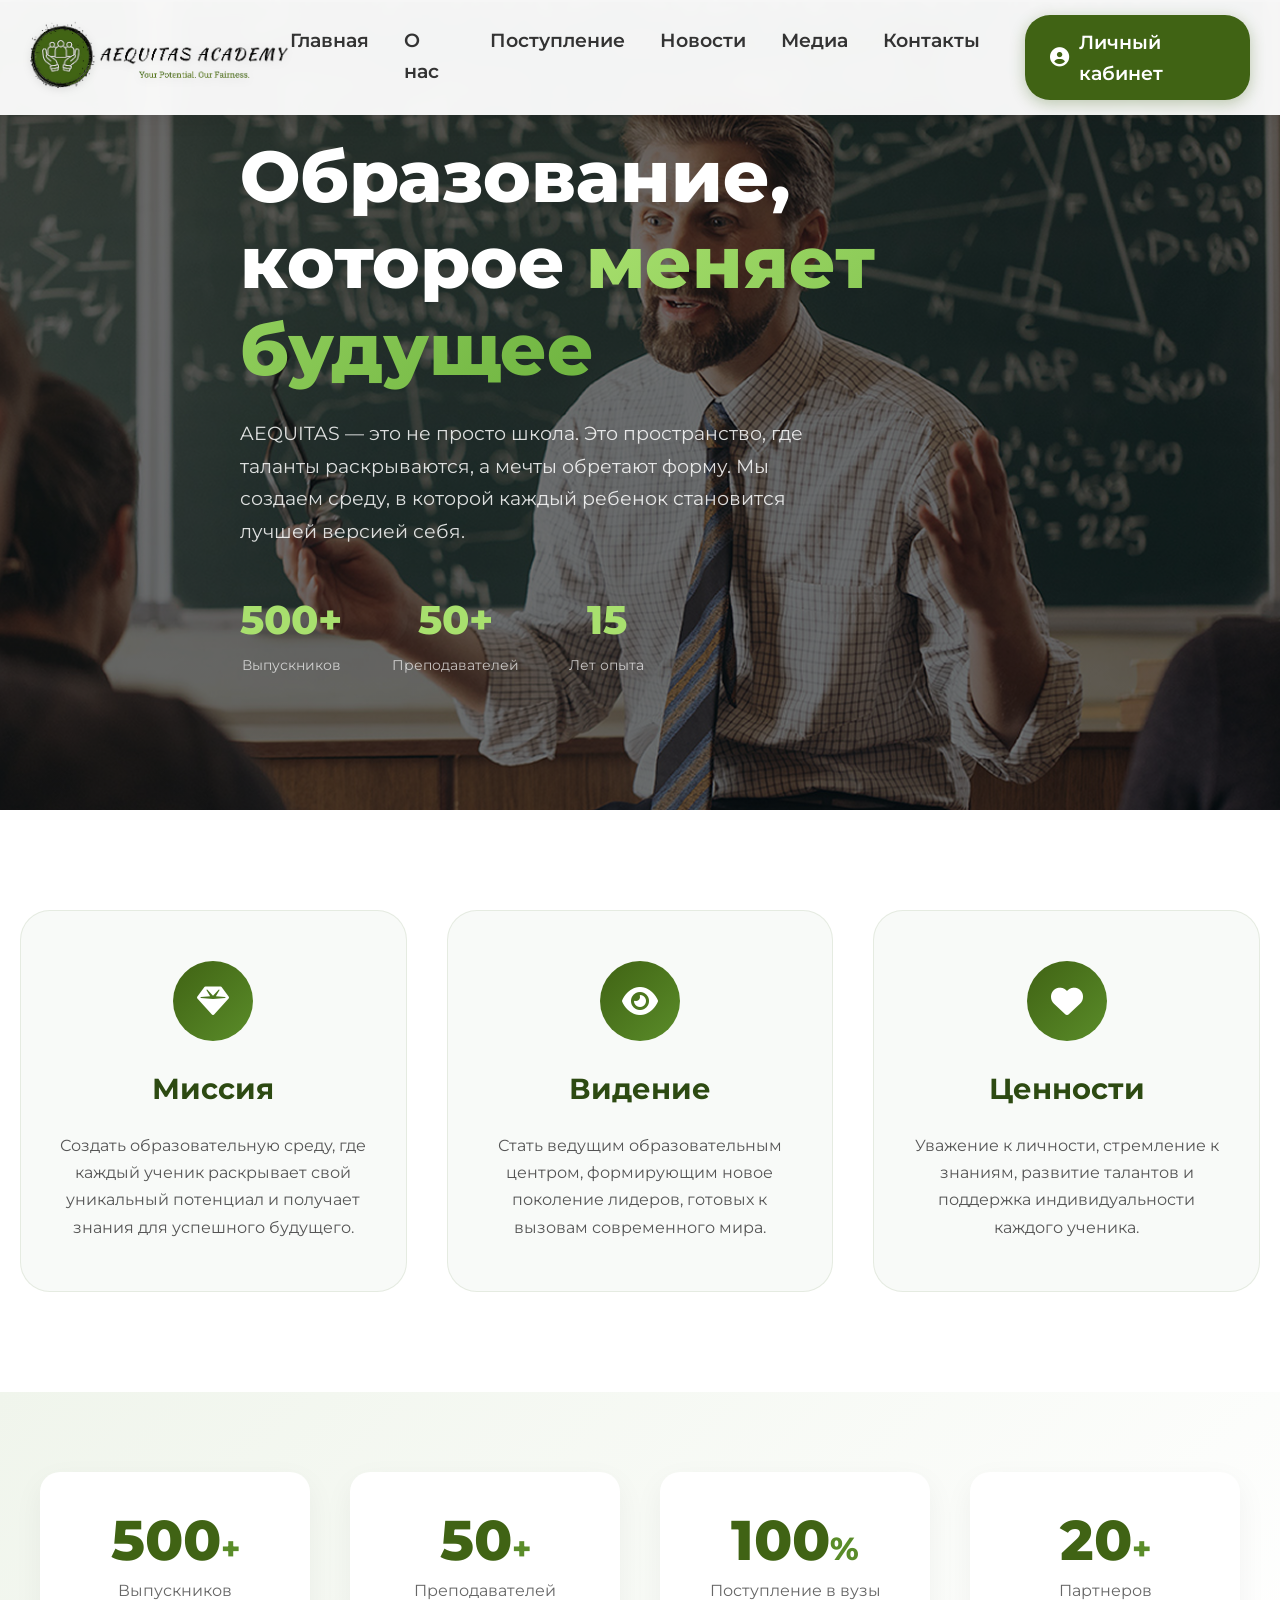
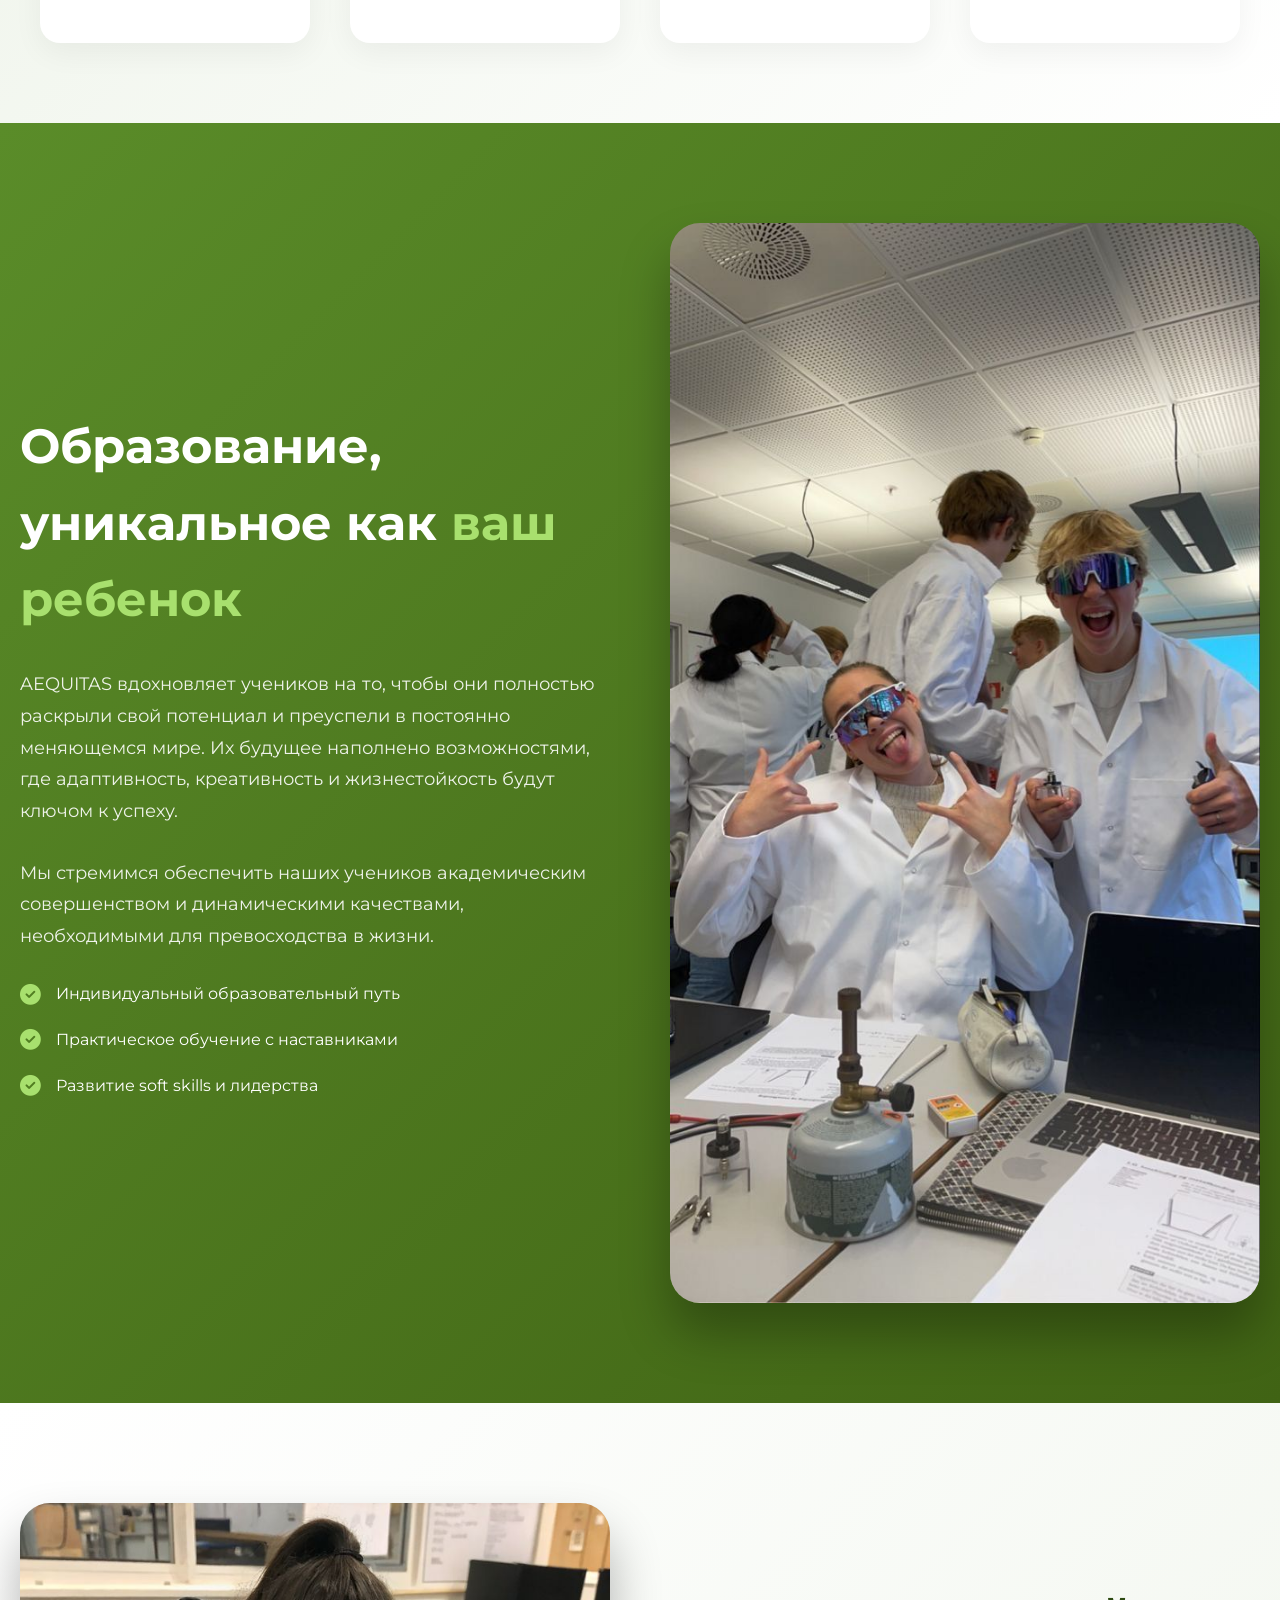
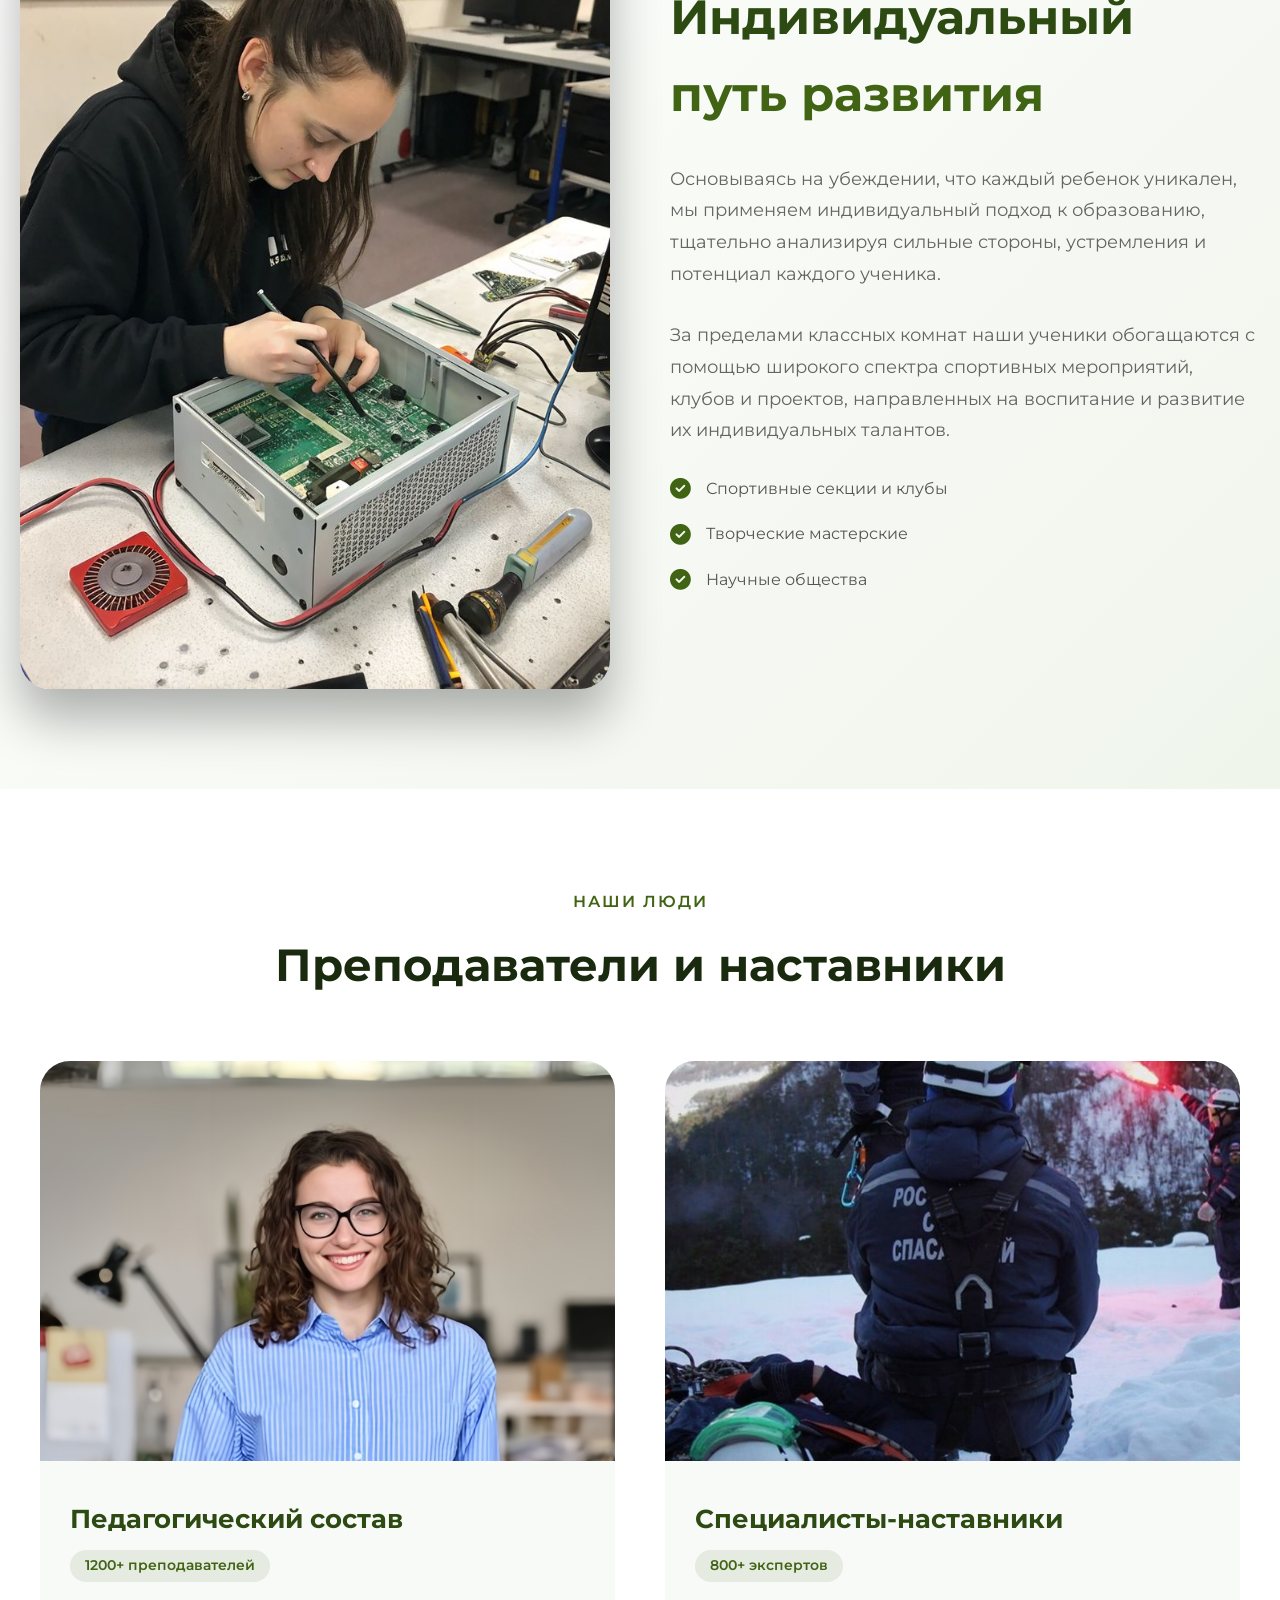
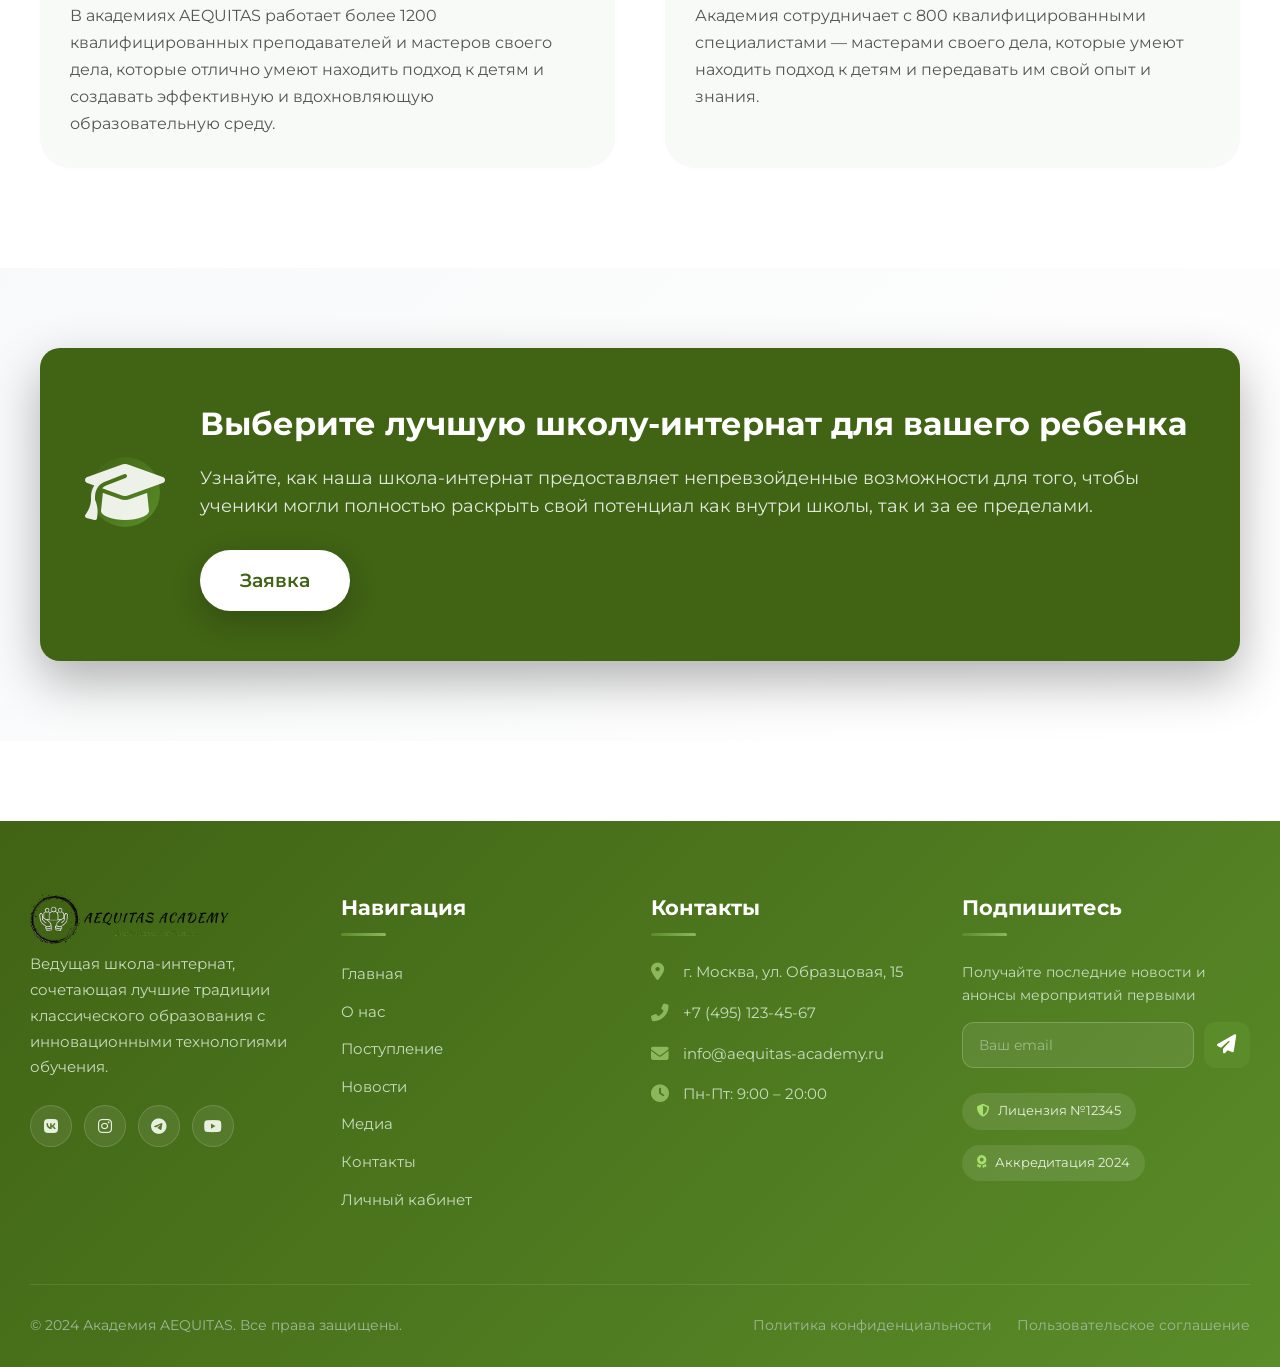
<file: aequitas-academy/public/about.html>
<!DOCTYPE html>
<html lang="ru">
<head>
    <meta charset="UTF-8">
    <meta name="viewport" content="width=device-width, initial-scale=1.0">
    <title>Академия AEQUITAS — О школе будущего</title>
    <link rel="stylesheet" href="css/style.css">
    <link rel="stylesheet" href="css/about.css">
    <link href="https://fonts.googleapis.com/css2?family=Montserrat:wght@400;500;600;700;800;900&display=swap" rel="stylesheet">
    <link rel="stylesheet" href="https://cdnjs.cloudflare.com/ajax/libs/font-awesome/6.4.0/css/all.min.css">
    <link rel="icon" type="image/png" href="images/logo1.png">
</head>
<body>

    <header class="header">
        <nav class="navbar">
            <div class="logo-container">
                <a href="index.html" class="logo-link">
                    <img src="images/logo.png" alt="Логотип Академии AEQUITAS" class="nav-logo">
                </a>
            </div>
            
            <ul class="nav-menu">
                <li class="nav-item"><a href="index.html" class="nav-link"><span>Главная</span></a></li>
                <li class="nav-item"><a href="about.html" class="nav-link"><span>О нас</span></a></li>
                <li class="nav-item"><a href="admission.html" class="nav-link"><span>Поступление</span></a></li>
                <li class="nav-item"><a href="news.html" class="nav-link"><span>Новости</span></a></li>
                <li class="nav-item"><a href="full-gallery.html" class="nav-link"><span>Медиа</span></a></li>
                <li class="nav-item"><a href="contacts.html" class="nav-link"><span>Контакты</span></a></li>
                <li class="nav-item"><a href="cabinet.html" class="nav-link cabinet"><i class="fas fa-user-circle"></i><span>Личный кабинет</span></a></li>
            </ul>
            
            <button class="burger-menu" id="burgerMenu">
                <span></span><span></span><span></span>
            </button>
        </nav>
        
        <div class="mobile-menu" id="mobileMenu">
            <ul class="mobile-nav-list">
                <li><a href="index.html">Главная</a></li>
                <li><a href="about.html">О нас</a></li>
                <li><a href="admission.html">Поступление</a></li>
                <li><a href="news.html">Новости</a></li>
                <li><a href="full-gallery.html">Медиа</a></li>
                <li><a href="contacts.html">Контакты</a></li>
                <li><a href="cabinet.html"><i class="fas fa-user-circle"></i> Личный кабинет</a></li>
            </ul>
        </div>
    </header>

    <section class="about-hero-modern">
        <div class="hero-particles" id="particles"></div>
        <div class="container">
            <h1 class="hero-title-modern animate-left">Образование, которое <span>меняет будущее</span></h1>
            <p class="hero-description animate-left" style="animation-delay: 0.2s;">
                AEQUITAS — это не просто школа. Это пространство, где таланты раскрываются, 
                а мечты обретают форму. Мы создаем среду, в которой каждый ребенок становится лучшей версией себя.
            </p>
            <div class="hero-stats animate-left" style="animation-delay: 0.4s;">
                <div class="hero-stat"><span class="hero-stat-number">500+</span><span class="hero-stat-label">Выпускников</span></div>
                <div class="hero-stat"><span class="hero-stat-number">50+</span><span class="hero-stat-label">Преподавателей</span></div>
                <div class="hero-stat"><span class="hero-stat-number">15</span><span class="hero-stat-label">Лет опыта</span></div>
            </div>
        </div>
    </section>

    <section class="mission-section">
        <div class="mission-grid">
            <div class="mission-card">
                <div class="mission-icon"><i class="fas fa-gem"></i></div>
                <h3>Миссия</h3>
                <p>Создать образовательную среду, где каждый ученик раскрывает свой уникальный потенциал и получает знания для успешного будущего.</p>
            </div>
            <div class="mission-card">
                <div class="mission-icon"><i class="fas fa-eye"></i></div>
                <h3>Видение</h3>
                <p>Стать ведущим образовательным центром, формирующим новое поколение лидеров, готовых к вызовам современного мира.</p>
            </div>
            <div class="mission-card">
                <div class="mission-icon"><i class="fas fa-heart"></i></div>
                <h3>Ценности</h3>
                <p>Уважение к личности, стремление к знаниям, развитие талантов и поддержка индивидуальности каждого ученика.</p>
            </div>
        </div>
    </section>

    <section class="numbers-section">
        <div class="numbers-grid">
            <div class="number-card"><span class="number-value">500<span class="number-plus">+</span></span><span class="number-label">Выпускников</span></div>
            <div class="number-card"><span class="number-value">50<span class="number-plus">+</span></span><span class="number-label">Преподавателей</span></div>
            <div class="number-card"><span class="number-value">100<span class="number-plus">%</span></span><span class="number-label">Поступление в вузы</span></div>
            <div class="number-card"><span class="number-value">20<span class="number-plus">+</span></span><span class="number-label">Партнеров</span></div>
        </div>
    </section>

    <section class="philosophy-section">
        <div class="philosophy-grid">
            <div class="philosophy-content">
                <h2>Образование, уникальное как <span>ваш ребенок</span></h2>
                <p class="philosophy-text">AEQUITAS вдохновляет учеников на то, чтобы они полностью раскрыли свой потенциал и преуспели в постоянно меняющемся мире. Их будущее наполнено возможностями, где адаптивность, креативность и жизнестойкость будут ключом к успеху.</p>
                <p class="philosophy-text">Мы стремимся обеспечить наших учеников академическим совершенством и динамическими качествами, необходимыми для превосходства в жизни.</p>
                <ul class="philosophy-list">
                    <li><i class="fas fa-check-circle"></i> Индивидуальный образовательный путь</li>
                    <li><i class="fas fa-check-circle"></i> Практическое обучение с наставниками</li>
                    <li><i class="fas fa-check-circle"></i> Развитие soft skills и лидерства</li>
                </ul>
            </div>
            <div class="philosophy-image">
                <img src="images/about1.png" alt="Образовательный процесс">
            </div>
        </div>
    </section>

    <section class="philosophy-section" style="background: linear-gradient(135deg, #ffffff, #f0f5ec); color: #333;">
        <div class="philosophy-grid">
            <div class="philosophy-image">
                <img src="images/about2.png" alt="Индивидуальный подход">
            </div>
            <div class="philosophy-content">
                <h2 style="color: #2d4a12;">Индивидуальный <span style="color: #406314;">путь развития</span></h2>
                <p class="philosophy-text" style="color: #555;">Основываясь на убеждении, что каждый ребенок уникален, мы применяем индивидуальный подход к образованию, тщательно анализируя сильные стороны, устремления и потенциал каждого ученика.</p>
                <p class="philosophy-text" style="color: #555;">За пределами классных комнат наши ученики обогащаются с помощью широкого спектра спортивных мероприятий, клубов и проектов, направленных на воспитание и развитие их индивидуальных талантов.</p>
                <ul class="philosophy-list">
                    <li><i class="fas fa-check-circle" style="color: #406314;"></i> <span style="color: #555;">Спортивные секции и клубы</span></li>
                    <li><i class="fas fa-check-circle" style="color: #406314;"></i> <span style="color: #555;">Творческие мастерские</span></li>
                    <li><i class="fas fa-check-circle" style="color: #406314;"></i> <span style="color: #555;">Научные общества</span></li>
                </ul>
            </div>
        </div>
    </section>

    <section class="team-section">
        <div class="section-header-custom">
            <span class="section-subtitle-custom">Наши люди</span>
            <h2 class="section-title-custom">Преподаватели и наставники</h2>
        </div>
        <div class="team-grid">
            <div class="team-card">
                <img src="images/teachers1.png" alt="Педагогический состав" class="team-image">
                <div class="team-content">
                    <h3 class="team-name">Педагогический состав</h3>
                    <span class="team-role">1200+ преподавателей</span>
                    <p class="team-description">В академиях AEQUITAS работает более 1200 квалифицированных преподавателей и мастеров своего дела, которые отлично умеют находить подход к детям и создавать эффективную и вдохновляющую образовательную среду.</p>
                </div>
            </div>
            <div class="team-card">
                <img src="images/teachers2.png" alt="Специалисты-наставники" class="team-image">
                <div class="team-content">
                    <h3 class="team-name">Специалисты-наставники</h3>
                    <span class="team-role">800+ экспертов</span>
                    <p class="team-description">Академия сотрудничает с 800 квалифицированными специалистами — мастерами своего дела, которые умеют находить подход к детям и передавать им свой опыт и знания.</p>
                </div>
            </div>
        </div>
    </section>

    <section class="cta-section-about">
        <div class="container">
            <div class="faq-contact">
                <div class="contact-card">
                    <div class="contact-icon">
                        <i class="fas fa-graduation-cap"></i>
                    </div>
                    <div class="contact-content">
                        <h3>Выберите лучшую школу-интернат для вашего ребенка</h3>
                        <p>Узнайте, как наша школа-интернат предоставляет непревзойденные возможности для того, чтобы ученики могли полностью раскрыть свой потенциал как внутри школы, так и за ее пределами.</p>
                        <a href="contacts.html" class="contact-btn">
                            <span>Заявка</span>
                        </a>
                    </div>
                </div>
            </div>
        </div>
    </section>

    <footer class="main-footer">
        <div class="footer-content">
            <div class="container">
                <div class="footer-grid">
                    <div class="footer-col">
                        <div class="footer-logo"><img src="images/logo.png" alt="Академия AEQUITAS" class="footer-logo-img"></div>
                        <p class="footer-description">Ведущая школа-интернат, сочетающая лучшие традиции классического образования с инновационными технологиями обучения.</p>
                        <div class="footer-social">
                            <a href="#" class="social-icon"><i class="fab fa-vk"></i></a>
                            <a href="#" class="social-icon"><i class="fab fa-instagram"></i></a>
                            <a href="#" class="social-icon"><i class="fab fa-telegram-plane"></i></a>
                            <a href="#" class="social-icon"><i class="fab fa-youtube"></i></a>
                        </div>
                    </div>
                    <div class="footer-col">
                        <h3 class="footer-title">Навигация</h3>
                        <ul class="footer-menu">
                            <li><a href="index.html">Главная</a></li>
                            <li><a href="about.html">О нас</a></li>
                            <li><a href="admission.html">Поступление</a></li>
                            <li><a href="news.html">Новости</a></li>
                            <li><a href="full-gallery.html">Медиа</a></li>
                            <li><a href="contacts.html">Контакты</a></li>
                            <li><a href="cabinet.html">Личный кабинет</a></li>
                        </ul>
                    </div>
                    <div class="footer-col">
                        <h3 class="footer-title">Контакты</h3>
                        <ul class="footer-contact">
                            <li><i class="fas fa-map-marker-alt"></i><span>г. Москва, ул. Образцовая, 15</span></li>
                            <li><i class="fas fa-phone-alt"></i><span>+7 (495) 123-45-67</span></li>
                            <li><i class="fas fa-envelope"></i><span>info@aequitas-academy.ru</span></li>
                            <li><i class="fas fa-clock"></i><span>Пн-Пт: 9:00 – 20:00</span></li>
                        </ul>
                    </div>
                    <div class="footer-col">
                        <h3 class="footer-title">Подпишитесь</h3>
                        <p class="newsletter-text">Получайте последние новости и анонсы мероприятий первыми</p>
                        <form class="newsletter-form" action="#">
                            <input type="email" placeholder="Ваш email" required>
                            <button type="submit"><i class="fas fa-paper-plane"></i></button>
                        </form>
                        <div class="footer-badges">
                            <div class="badge"><i class="fas fa-shield-alt"></i><span>Лицензия №12345</span></div>
                            <div class="badge"><i class="fas fa-award"></i><span>Аккредитация 2024</span></div>
                        </div>
                    </div>
                </div>
                <div class="footer-bottom">
                    <div class="copyright"><p>© 2024 Академия AEQUITAS. Все права защищены.</p></div>
                    <div class="footer-bottom-links">
                        <a href="#">Политика конфиденциальности</a>
                        <a href="#">Пользовательское соглашение</a>
                    </div>
                </div>
            </div>
        </div>
    </footer>

    <script>
        function createParticles() {
            const container = document.getElementById('particles');
            if (!container) return;
            for (let i = 0; i < 50; i++) {
                const particle = document.createElement('div');
                particle.classList.add('hero-particle');
                const size = Math.random() * 8 + 2;
                particle.style.width = size + 'px';
                particle.style.height = size + 'px';
                particle.style.left = Math.random() * 100 + '%';
                particle.style.animationDuration = Math.random() * 15 + 10 + 's';
                particle.style.animationDelay = Math.random() * 20 + 's';
                container.appendChild(particle);
            }
        }
        
        const burgerMenu = document.getElementById('burgerMenu');
        const mobileMenu = document.getElementById('mobileMenu');
        if (burgerMenu && mobileMenu) {
            burgerMenu.addEventListener('click', function() {
                this.classList.toggle('active');
                mobileMenu.classList.toggle('active');
            });
        }
        
        document.querySelectorAll('.mobile-nav-list a').forEach(link => {
            link.addEventListener('click', function() {
                if (mobileMenu) mobileMenu.classList.remove('active');
                if (burgerMenu) burgerMenu.classList.remove('active');
            });
        });
        
        const header = document.querySelector('.header');
        window.addEventListener('scroll', function() {
            if (window.scrollY > 50) {
                header.classList.add('scrolled');
            } else {
                header.classList.remove('scrolled');
            }
        });
        
        const observerOptions = { threshold: 0.2, rootMargin: '0px 0px -50px 0px' };
        const observer = new IntersectionObserver((entries) => {
            entries.forEach(entry => {
                if (entry.isIntersecting) {
                    entry.target.style.opacity = '1';
                    entry.target.style.transform = 'translateY(0)';
                    observer.unobserve(entry.target);
                }
            });
        }, observerOptions);
        
        document.querySelectorAll('.mission-card, .number-card, .team-card').forEach(el => {
            el.style.opacity = '0';
            el.style.transform = 'translateY(30px)';
            el.style.transition = 'opacity 0.6s ease, transform 0.6s ease';
            observer.observe(el);
        });
        
        createParticles();
    </script>
</body>
</html>
</file>
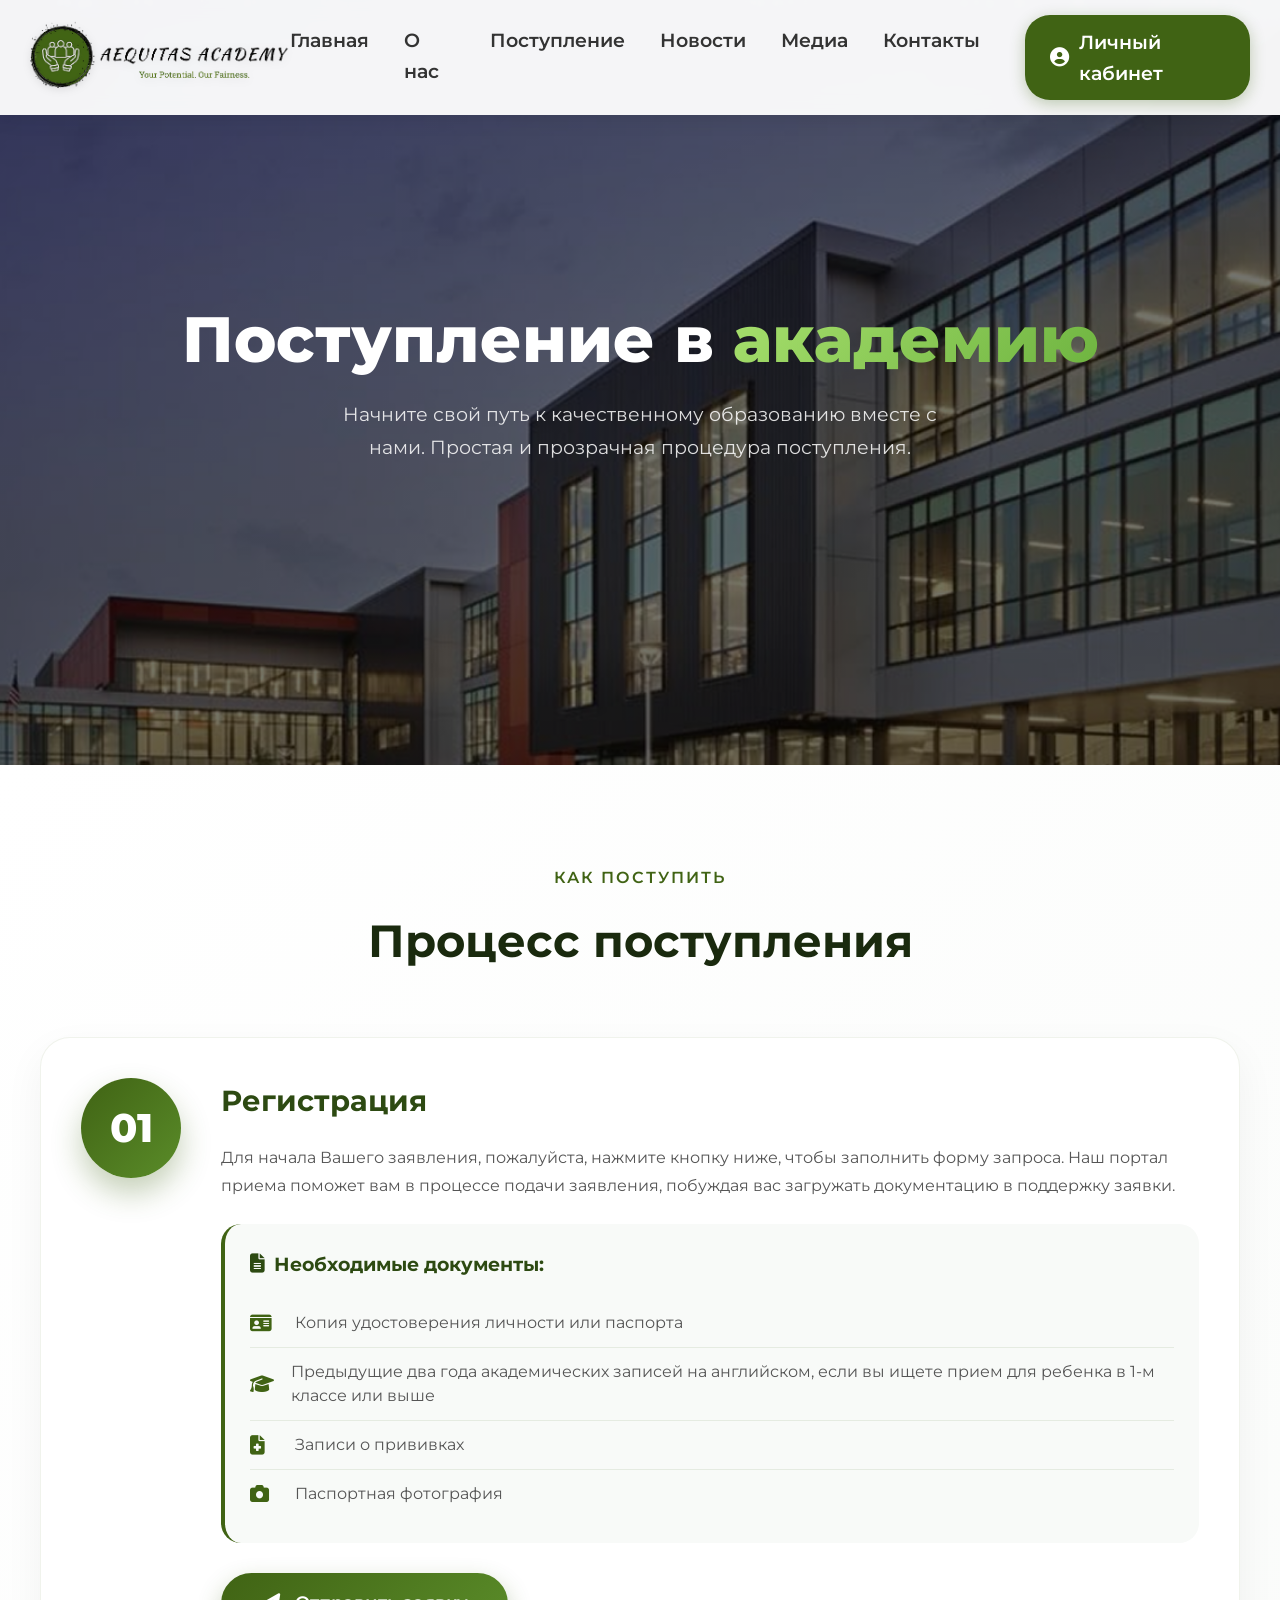
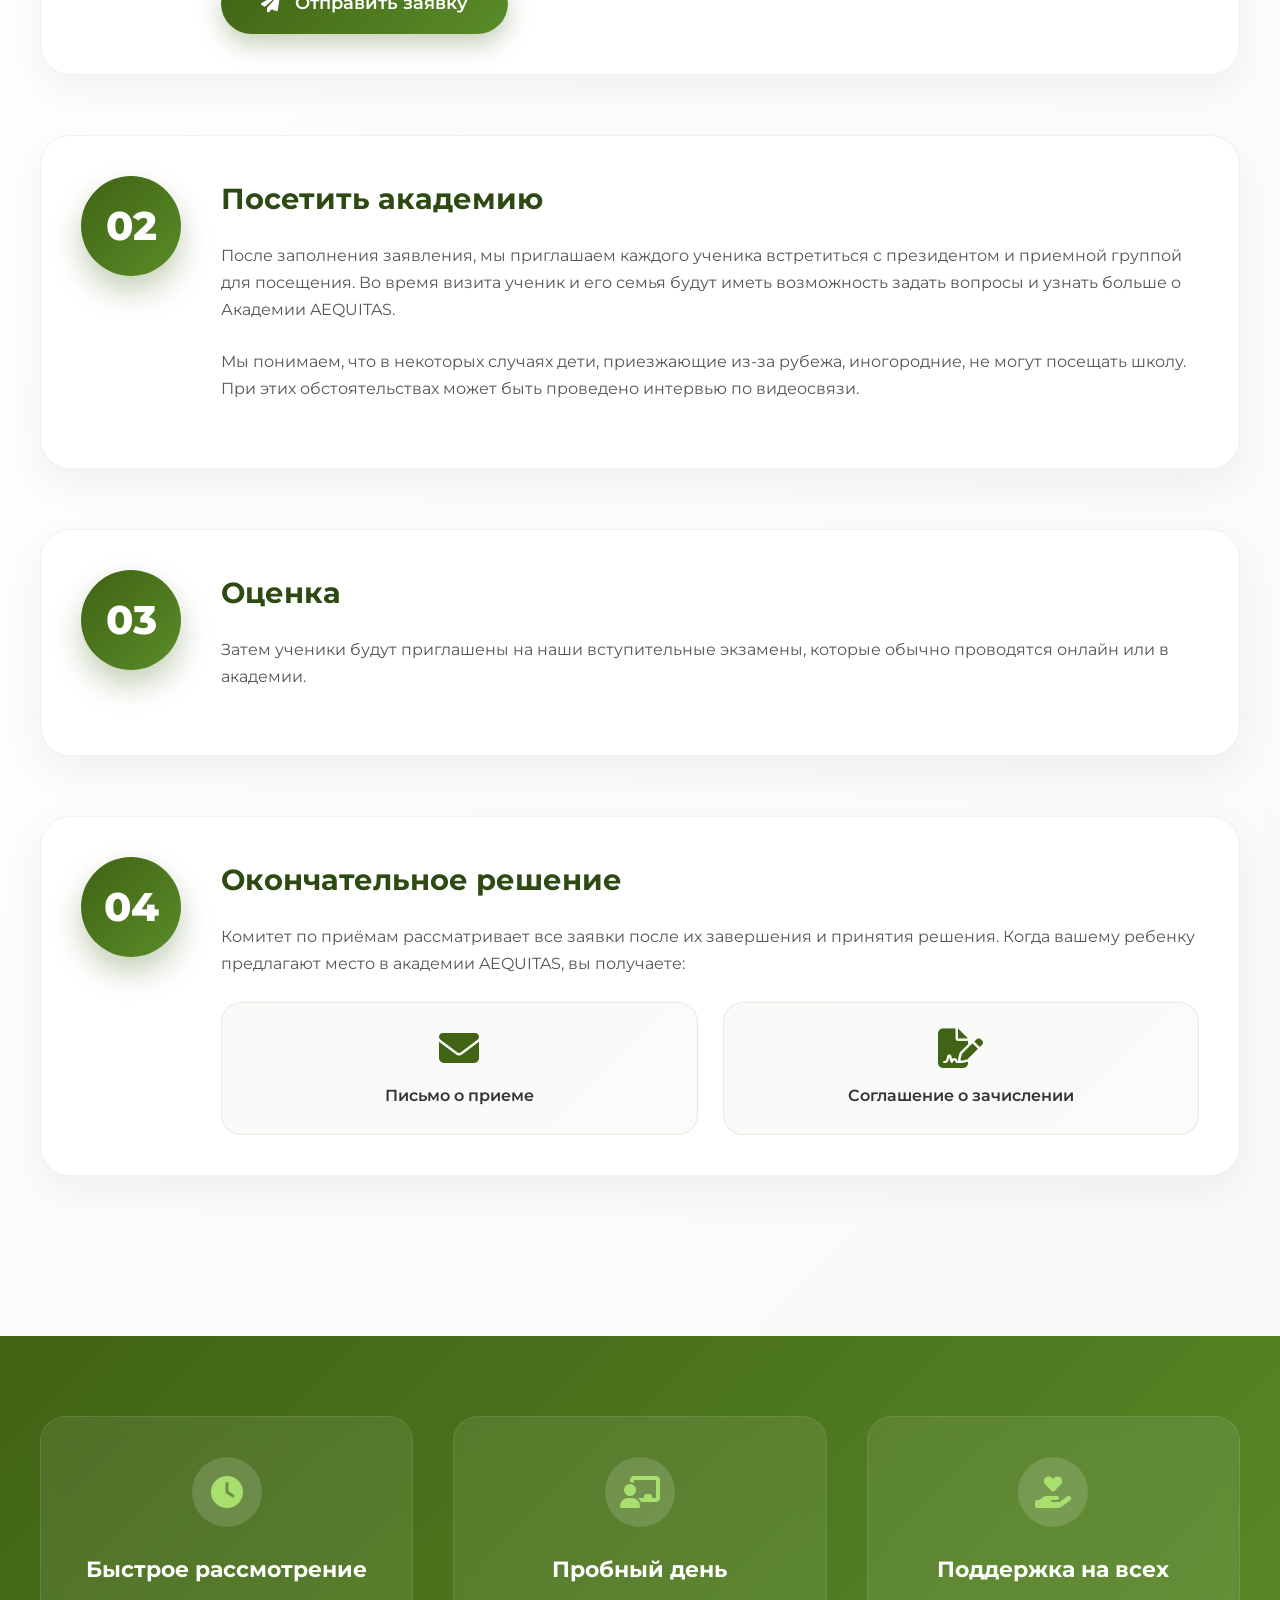
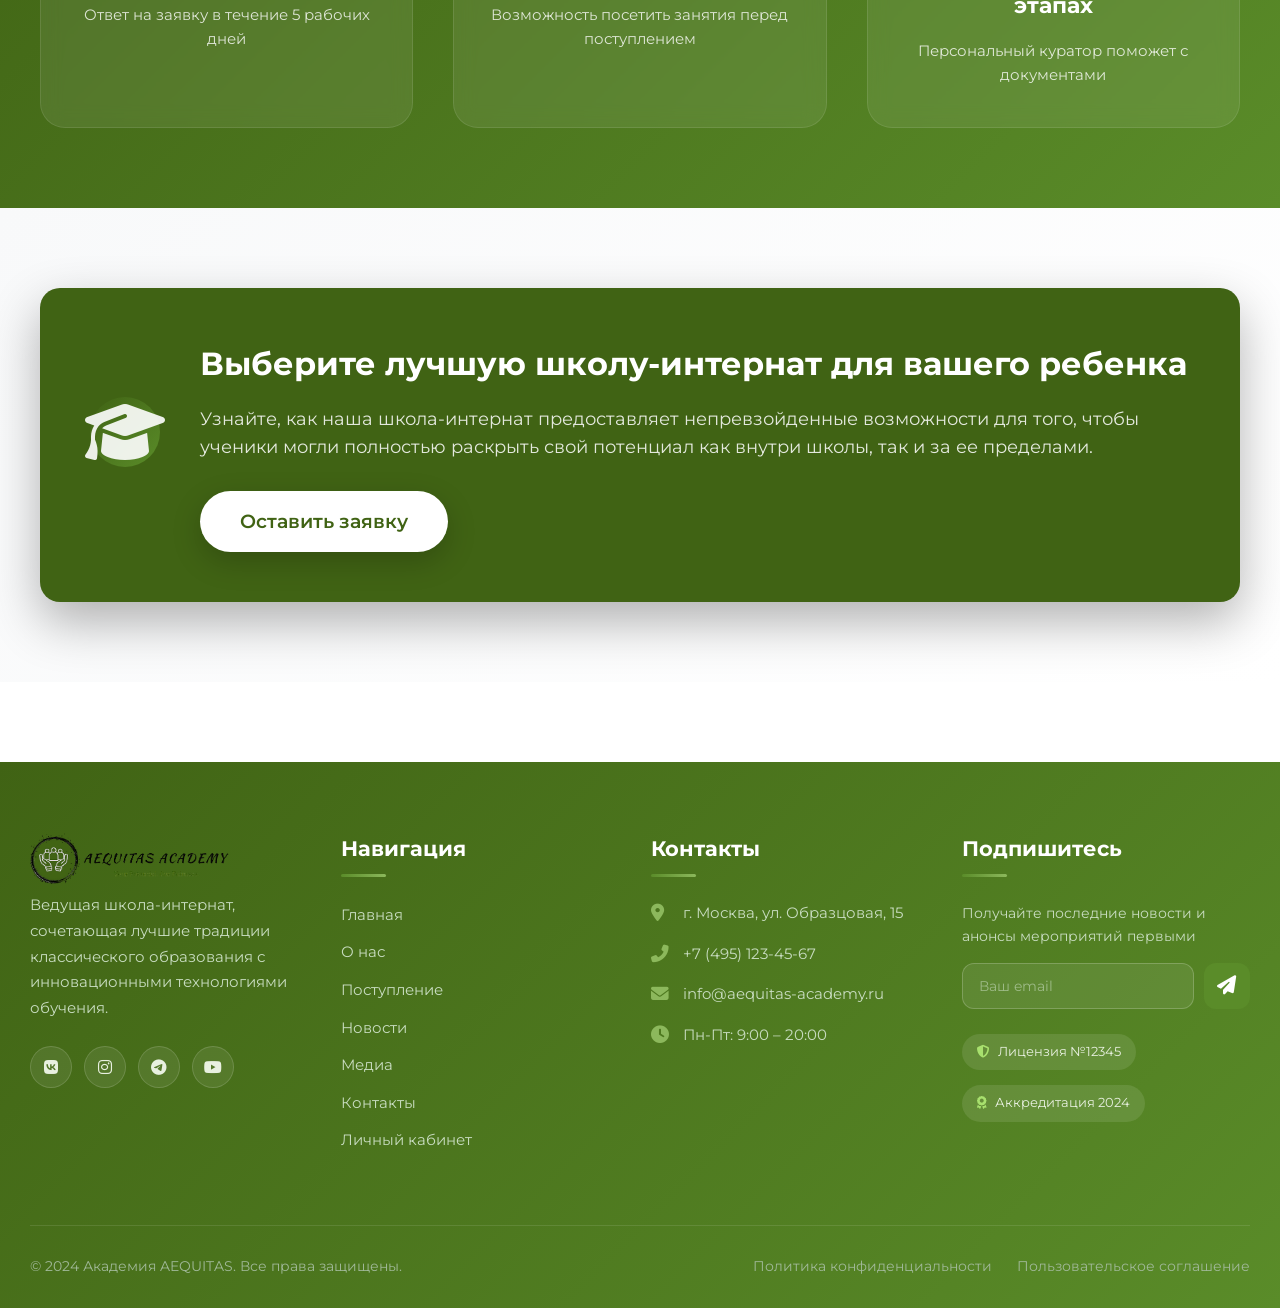
<file: aequitas-academy/public/admission.html>
<!DOCTYPE html>
<html lang="ru">
<head>
    <meta charset="UTF-8">
    <meta name="viewport" content="width=device-width, initial-scale=1.0">
    <title>Поступление - Академия AEQUITAS</title>
    <link rel="stylesheet" href="css/style.css">
    <link rel="stylesheet" href="css/admission.css">
    <link href="https://fonts.googleapis.com/css2?family=Montserrat:wght@400;500;600;700;800;900&display=swap" rel="stylesheet">
    <link rel="stylesheet" href="https://cdnjs.cloudflare.com/ajax/libs/font-awesome/6.4.0/css/all.min.css">
    <link rel="icon" type="image/png" href="images/logo1.png">
</head>
<body>

    <header class="header">
        <nav class="navbar">
            <div class="logo-container">
                <a href="index.html" class="logo-link">
                    <img src="images/logo.png" alt="Логотип Академии AEQUITAS" class="nav-logo">
                </a>
            </div>
            
            <ul class="nav-menu">
                <li class="nav-item"><a href="index.html" class="nav-link"><span>Главная</span></a></li>
                <li class="nav-item"><a href="about.html" class="nav-link"><span>О нас</span></a></li>
                <li class="nav-item"><a href="admission.html" class="nav-link"><span>Поступление</span></a></li>
                <li class="nav-item"><a href="news.html" class="nav-link"><span>Новости</span></a></li>
                <li class="nav-item"><a href="full-gallery.html" class="nav-link"><span>Медиа</span></a></li>
                <li class="nav-item"><a href="contacts.html" class="nav-link"><span>Контакты</span></a></li>
                <li class="nav-item"><a href="cabinet.html" class="nav-link cabinet"><i class="fas fa-user-circle"></i><span>Личный кабинет</span></a></li>
            </ul>
            
            <button class="burger-menu" id="burgerMenu">
                <span></span><span></span><span></span>
            </button>
        </nav>
        
        <div class="mobile-menu" id="mobileMenu">
            <ul class="mobile-nav-list">
                <li><a href="index.html">Главная</a></li>
                <li><a href="about.html">О нас</a></li>
                <li><a href="admission.html">Поступление</a></li>
                <li><a href="news.html">Новости</a></li>
                <li><a href="full-gallery.html">Медиа</a></li>
                <li><a href="contacts.html">Контакты</a></li>
                <li><a href="cabinet.html"><i class="fas fa-user-circle"></i> Личный кабинет</a></li>
            </ul>
        </div>
    </header>

    <section class="admission-hero-modern">
        <div class="hero-particles" id="particles"></div>
        <div class="container">
            <h1 class="hero-title-modern animate-left">Поступление в <span>академию</span></h1>
            <p class="hero-description animate-left" style="animation-delay: 0.2s;">
                Начните свой путь к качественному образованию вместе с нами. Простая и прозрачная процедура поступления.
            </p>
        </div>
    </section>

    <section class="steps-section">
        <div class="section-header-custom">
            <span class="section-subtitle-custom">Как поступить</span>
            <h2 class="section-title-custom">Процесс поступления</h2>
        </div>
        
        <div class="steps-container">
            <div class="step-card">
                <div class="step-number-wrapper">01</div>
                <div class="step-content">
                    <h2 class="step-title">Регистрация</h2>
                    <p class="step-text">
                        Для начала Вашего заявления, пожалуйста, нажмите кнопку ниже, чтобы заполнить форму запроса. Наш портал приема поможет вам в процессе подачи заявления, побуждая вас загружать документацию в поддержку заявки.
                    </p>
                    
                    <div class="step-documents">
                        <h3 class="documents-title">
                            <i class="fas fa-file-alt"></i>
                            Необходимые документы:
                        </h3>
                        <ul class="documents-list">
                            <li class="document-item">
                                <i class="fas fa-id-card"></i>
                                <span>Копия удостоверения личности или паспорта</span>
                            </li>
                            <li class="document-item">
                                <i class="fas fa-graduation-cap"></i>
                                <span>Предыдущие два года академических записей на английском, если вы ищете прием для ребенка в 1-м классе или выше</span>
                            </li>
                            <li class="document-item">
                                <i class="fas fa-file-medical"></i>
                                <span>Записи о прививках</span>
                            </li>
                            <li class="document-item">
                                <i class="fas fa-camera"></i>
                                <span>Паспортная фотография</span>
                            </li>
                        </ul>
                    </div>
                    
                    <div class="step-button-wrapper">
                        <a href="contacts.html" class="step-button">
                            <i class="fas fa-paper-plane"></i>
                            <span>Отправить заявку</span>
                        </a>
                    </div>
                </div>
            </div>
            
            <div class="step-card">
                <div class="step-number-wrapper">02</div>
                <div class="step-content">
                    <h2 class="step-title">Посетить академию</h2>
                    <p class="step-text">
                        После заполнения заявления, мы приглашаем каждого ученика встретиться с президентом и приемной группой для посещения. Во время визита ученик и его семья будут иметь возможность задать вопросы и узнать больше о Академии AEQUITAS.
                    </p>
                    <p class="step-text">
                        Мы понимаем, что в некоторых случаях дети, приезжающие из-за рубежа, иногородние, не могут посещать школу. При этих обстоятельствах может быть проведено интервью по видеосвязи.
                    </p>
                </div>
            </div>
            
            <div class="step-card">
                <div class="step-number-wrapper">03</div>
                <div class="step-content">
                    <h2 class="step-title">Оценка</h2>
                    <p class="step-text">
                        Затем ученики будут приглашены на наши вступительные экзамены, которые обычно проводятся онлайн или в академии.
                    </p>
                </div>
            </div>
            
            <div class="step-card">
                <div class="step-number-wrapper">04</div>
                <div class="step-content">
                    <h2 class="step-title">Окончательное решение</h2>
                    <p class="step-text">
                        Комитет по приёмам рассматривает все заявки после их завершения и принятия решения. Когда вашему ребенку предлагают место в академии AEQUITAS, вы получаете:
                    </p>
                    
                    <div class="decision-documents">
                        <div class="decision-item">
                            <i class="fas fa-envelope"></i>
                            <span>Письмо о приеме</span>
                        </div>
                        <div class="decision-item">
                            <i class="fas fa-file-signature"></i>
                            <span>Соглашение о зачислении</span>
                        </div>
                    </div>
                </div>
            </div>
        </div>
    </section>

    <section class="benefits-section">
        <div class="benefits-grid">
            <div class="benefit-card">
                <div class="benefit-icon"><i class="fas fa-clock"></i></div>
                <h3>Быстрое рассмотрение</h3>
                <p>Ответ на заявку в течение 5 рабочих дней</p>
            </div>
            <div class="benefit-card">
                <div class="benefit-icon"><i class="fas fa-chalkboard-user"></i></div>
                <h3>Пробный день</h3>
                <p>Возможность посетить занятия перед поступлением</p>
            </div>
            <div class="benefit-card">
                <div class="benefit-icon"><i class="fas fa-hand-holding-heart"></i></div>
                <h3>Поддержка на всех этапах</h3>
                <p>Персональный куратор поможет с документами</p>
            </div>
        </div>
    </section>

    <section class="cta-section-admission">
        <div class="container">
            <div class="faq-contact">
                <div class="contact-card">
                    <div class="contact-icon">
                        <i class="fas fa-graduation-cap"></i>
                    </div>
                    <div class="contact-content">
                        <h3>Выберите лучшую школу-интернат для вашего ребенка</h3>
                        <p>Узнайте, как наша школа-интернат предоставляет непревзойденные возможности для того, чтобы ученики могли полностью раскрыть свой потенциал как внутри школы, так и за ее пределами.</p>
                        <a href="contacts.html" class="contact-btn">
                            <span>Оставить заявку</span>
                        </a>
                    </div>
                </div>
            </div>
        </div>
    </section>

    <footer class="main-footer">
        <div class="footer-content">
            <div class="container">
                <div class="footer-grid">
                    <div class="footer-col">
                        <div class="footer-logo"><img src="images/logo.png" alt="Академия AEQUITAS" class="footer-logo-img"></div>
                        <p class="footer-description">Ведущая школа-интернат, сочетающая лучшие традиции классического образования с инновационными технологиями обучения.</p>
                        <div class="footer-social">
                            <a href="#" class="social-icon"><i class="fab fa-vk"></i></a>
                            <a href="#" class="social-icon"><i class="fab fa-instagram"></i></a>
                            <a href="#" class="social-icon"><i class="fab fa-telegram-plane"></i></a>
                            <a href="#" class="social-icon"><i class="fab fa-youtube"></i></a>
                        </div>
                    </div>
                    <div class="footer-col">
                        <h3 class="footer-title">Навигация</h3>
                        <ul class="footer-menu">
                            <li><a href="index.html">Главная</a></li>
                            <li><a href="about.html">О нас</a></li>
                            <li><a href="admission.html">Поступление</a></li>
                            <li><a href="news.html">Новости</a></li>
                            <li><a href="full-gallery.html">Медиа</a></li>
                            <li><a href="contacts.html">Контакты</a></li>
                            <li><a href="cabinet.html">Личный кабинет</a></li>
                        </ul>
                    </div>
                    <div class="footer-col">
                        <h3 class="footer-title">Контакты</h3>
                        <ul class="footer-contact">
                            <li><i class="fas fa-map-marker-alt"></i><span>г. Москва, ул. Образцовая, 15</span></li>
                            <li><i class="fas fa-phone-alt"></i><span>+7 (495) 123-45-67</span></li>
                            <li><i class="fas fa-envelope"></i><span>info@aequitas-academy.ru</span></li>
                            <li><i class="fas fa-clock"></i><span>Пн-Пт: 9:00 – 20:00</span></li>
                        </ul>
                    </div>
                    <div class="footer-col">
                        <h3 class="footer-title">Подпишитесь</h3>
                        <p class="newsletter-text">Получайте последние новости и анонсы мероприятий первыми</p>
                        <form class="newsletter-form" action="#">
                            <input type="email" placeholder="Ваш email" required>
                            <button type="submit"><i class="fas fa-paper-plane"></i></button>
                        </form>
                        <div class="footer-badges">
                            <div class="badge"><i class="fas fa-shield-alt"></i><span>Лицензия №12345</span></div>
                            <div class="badge"><i class="fas fa-award"></i><span>Аккредитация 2024</span></div>
                        </div>
                    </div>
                </div>
                <div class="footer-bottom">
                    <div class="copyright"><p>© 2024 Академия AEQUITAS. Все права защищены.</p></div>
                    <div class="footer-bottom-links">
                        <a href="#">Политика конфиденциальности</a>
                        <a href="#">Пользовательское соглашение</a>
                    </div>
                </div>
            </div>
        </div>
    </footer>

    <script>
        function createParticles() {
            const container = document.getElementById('particles');
            if (!container) return;
            for (let i = 0; i < 50; i++) {
                const particle = document.createElement('div');
                particle.classList.add('hero-particle');
                const size = Math.random() * 8 + 2;
                particle.style.width = size + 'px';
                particle.style.height = size + 'px';
                particle.style.left = Math.random() * 100 + '%';
                particle.style.animationDuration = Math.random() * 15 + 10 + 's';
                particle.style.animationDelay = Math.random() * 20 + 's';
                container.appendChild(particle);
            }
        }
        
        const burgerMenu = document.getElementById('burgerMenu');
        const mobileMenu = document.getElementById('mobileMenu');
        if (burgerMenu && mobileMenu) {
            burgerMenu.addEventListener('click', function() {
                this.classList.toggle('active');
                mobileMenu.classList.toggle('active');
            });
        }
        
        document.querySelectorAll('.mobile-nav-list a').forEach(link => {
            link.addEventListener('click', function() {
                if (mobileMenu) mobileMenu.classList.remove('active');
                if (burgerMenu) burgerMenu.classList.remove('active');
            });
        });
        
        const header = document.querySelector('.header');
        window.addEventListener('scroll', function() {
            if (window.scrollY > 50) {
                header.classList.add('scrolled');
            } else {
                header.classList.remove('scrolled');
            }
        });
        
        const observerOptions = { threshold: 0.2, rootMargin: '0px 0px -50px 0px' };
        const observer = new IntersectionObserver((entries) => {
            entries.forEach(entry => {
                if (entry.isIntersecting) {
                    entry.target.style.opacity = '1';
                    entry.target.style.transform = 'translateY(0)';
                    observer.unobserve(entry.target);
                }
            });
        }, observerOptions);
        
        document.querySelectorAll('.step-card, .benefit-card').forEach(el => {
            el.style.opacity = '0';
            el.style.transform = 'translateY(30px)';
            el.style.transition = 'opacity 0.6s ease, transform 0.6s ease';
            observer.observe(el);
        });
        
        createParticles();
    </script>
</body>
</html>
</file>
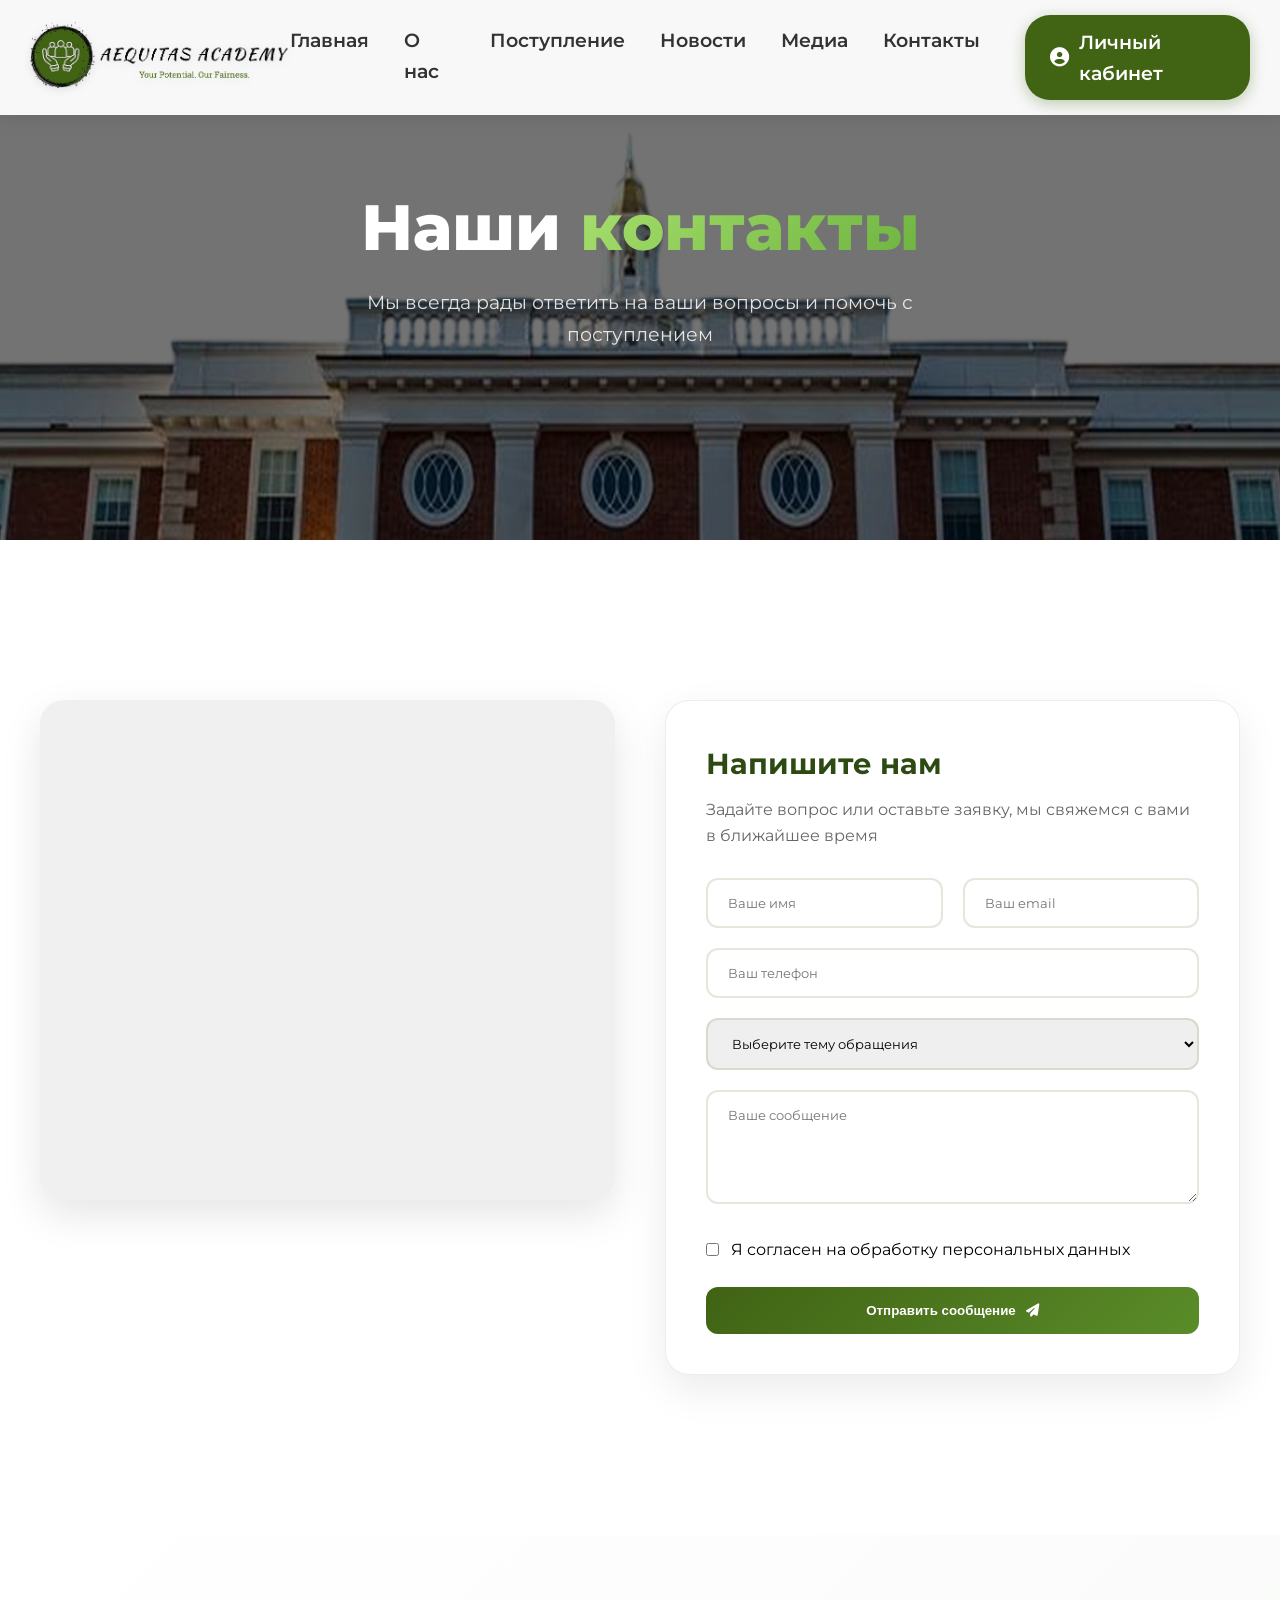
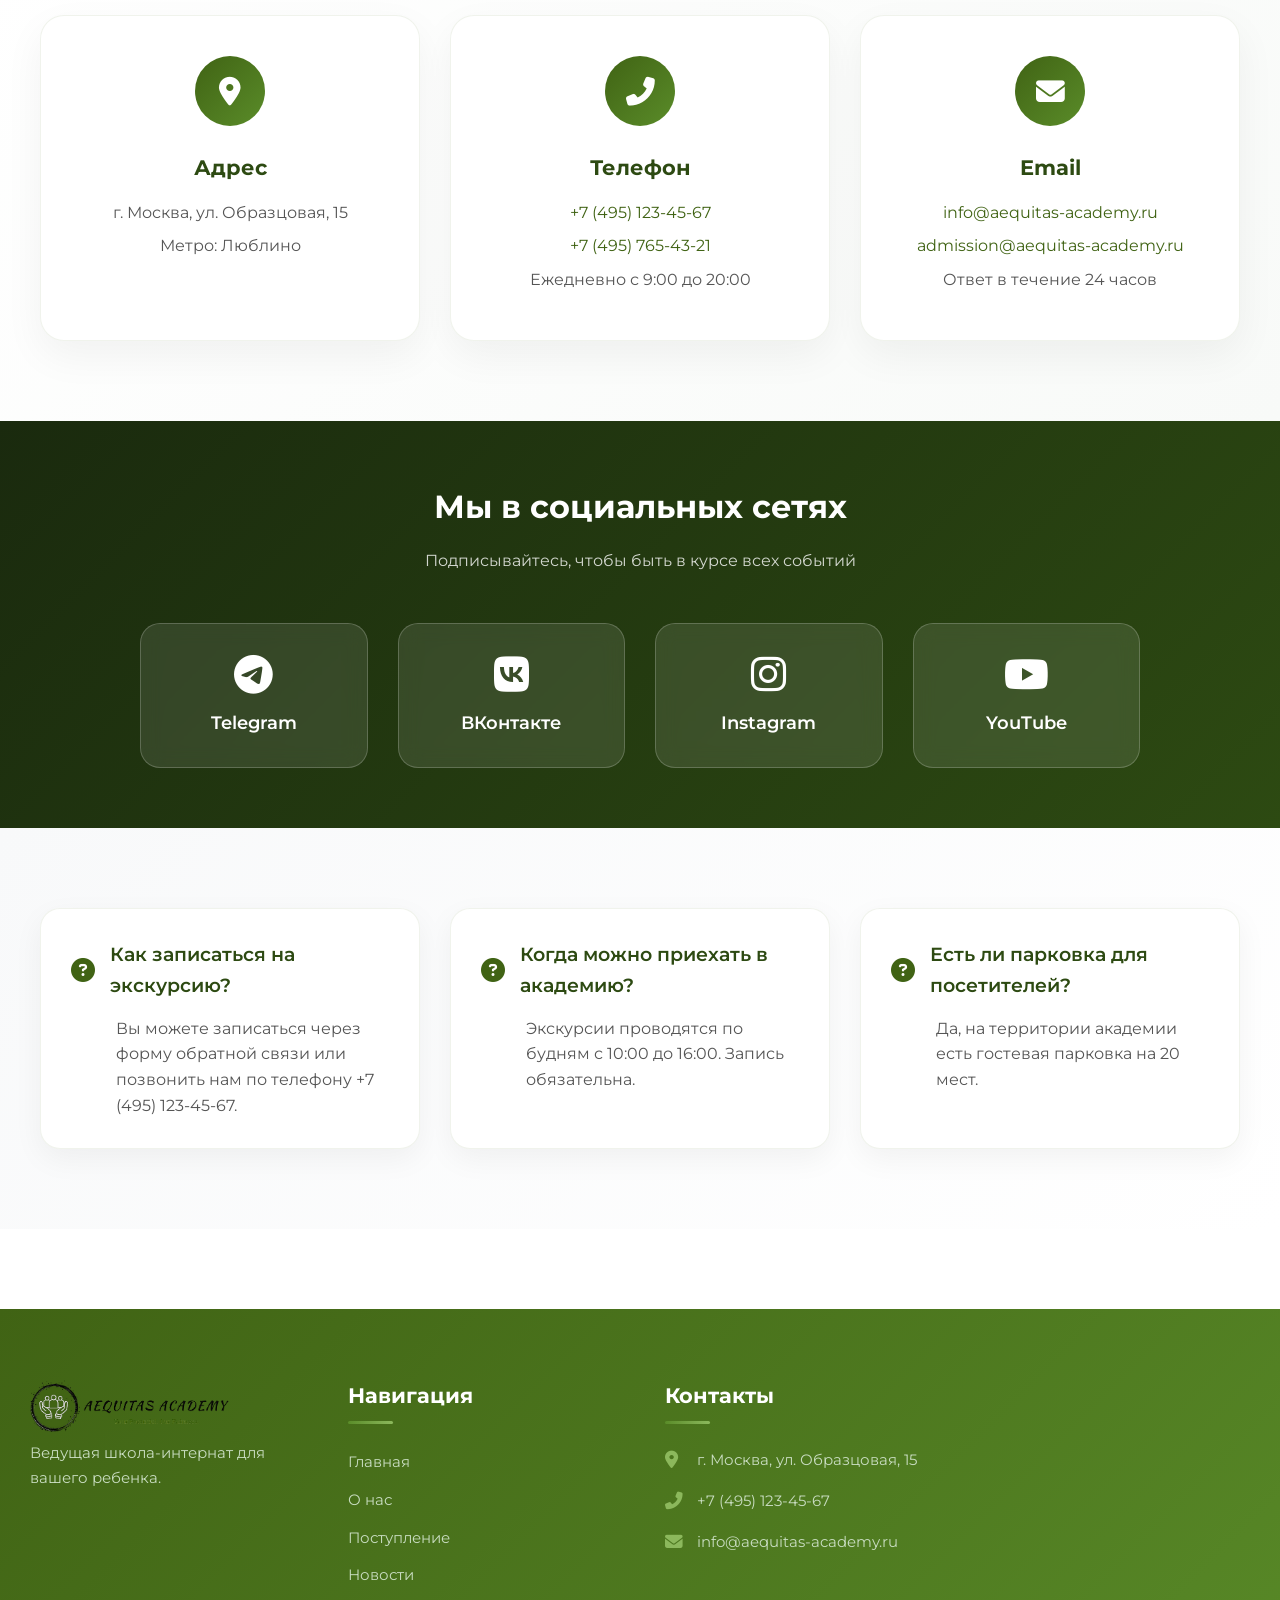
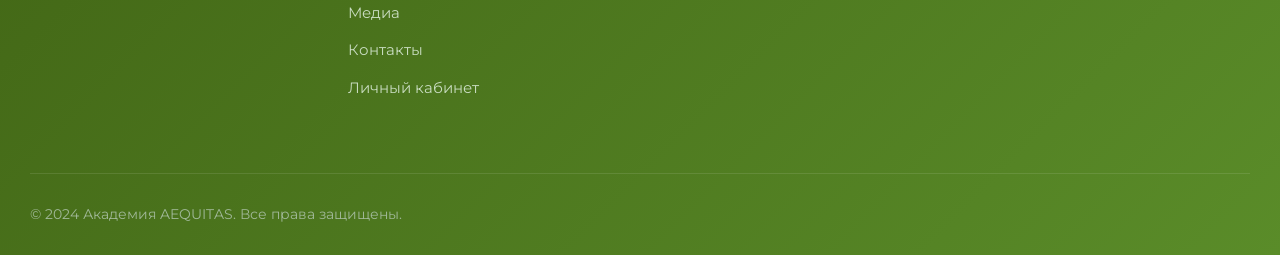
<file: aequitas-academy/public/contacts.html>
<!DOCTYPE html>
<html lang="ru">
<head>
    <meta charset="UTF-8">
    <meta name="viewport" content="width=device-width, initial-scale=1.0">
    <title>Контакты - Академия AEQUITAS</title>
    <link rel="stylesheet" href="css/style.css">
    <link href="https://fonts.googleapis.com/css2?family=Montserrat:wght@400;500;600;700;800;900&display=swap" rel="stylesheet">
    <link rel="stylesheet" href="https://cdnjs.cloudflare.com/ajax/libs/font-awesome/6.4.0/css/all.min.css">
    <link rel="icon" type="image/png" href="images/logo1.png">
    <style>
        /* Стили для hero секции контактов */
        .contacts-hero-modern {
            position: relative;
            min-height: 60vh;
            display: flex;
            align-items: center;
            justify-content: center;
            background: linear-gradient(rgba(0, 0, 0, 0.55), rgba(0, 0, 0, 0.55)), url('images/bg/contactsbg.png');
            background-size: cover;
            background-position: center;
            background-attachment: fixed;
            overflow: hidden;
        }
        
        .hero-particles {
            position: absolute;
            top: 0;
            left: 0;
            width: 100%;
            height: 100%;
            pointer-events: none;
        }
        
        .hero-particle {
            position: absolute;
            background: rgba(255, 255, 255, 0.08);
            border-radius: 50%;
            animation: floatParticle 20s infinite linear;
        }
        
        @keyframes floatParticle {
            0% { transform: translateY(100vh) rotate(0deg); opacity: 0; }
            10% { opacity: 0.5; }
            90% { opacity: 0.5; }
            100% { transform: translateY(-100vh) rotate(360deg); opacity: 0; }
        }
        
        .contacts-hero-modern .container {
            max-width: 1400px;
            margin: 0 auto;
            padding: 120px 30px;
            position: relative;
            z-index: 2;
            text-align: center;
        }
        
        .hero-badge {
            display: inline-block;
            background: rgba(255, 255, 255, 0.15);
            backdrop-filter: blur(10px);
            padding: 8px 20px;
            border-radius: 50px;
            font-size: 0.85rem;
            font-weight: 600;
            color: #a8e06e;
            margin-bottom: 30px;
            letter-spacing: 1px;
        }
        
        .hero-title-modern {
            font-size: 4rem;
            font-weight: 800;
            color: white;
            line-height: 1.2;
            margin-bottom: 20px;
        }
        
        .hero-title-modern span {
            background: linear-gradient(135deg, #a8e06e, #6db33f);
            -webkit-background-clip: text;
            background-clip: text;
            color: transparent;
        }
        
        .hero-description {
            font-size: 1.2rem;
            color: rgba(255, 255, 255, 0.85);
            line-height: 1.7;
            max-width: 600px;
            margin: 0 auto;
        }
        
        @keyframes fadeInLeft {
            from { opacity: 0; transform: translateX(-40px); }
            to { opacity: 1; transform: translateX(0); }
        }
        
        .animate-left {
            animation: fadeInLeft 0.8s ease forwards;
        }
        
        /* Остальные стили для контактов */
        .contact-info-section { padding: 80px 20px; background: linear-gradient(135deg, #ffffff 0%, #f8faf8 100%); }
        .contact-grid { display: grid; grid-template-columns: repeat(3, 1fr); gap: 30px; max-width: 1200px; margin: 0 auto; }
        .contact-info-card { background: white; padding: 40px 30px; border-radius: 24px; text-align: center; box-shadow: 0 15px 40px rgba(0,0,0,0.05); transition: all 0.3s ease; border: 1px solid rgba(64,99,20,0.08); }
        .contact-info-card:hover { transform: translateY(-8px); box-shadow: 0 25px 50px rgba(64,99,20,0.12); }
        .contact-icon { width: 70px; height: 70px; background: linear-gradient(135deg, #406314, #5a8c29); border-radius: 50%; display: flex; align-items: center; justify-content: center; margin: 0 auto 25px; color: white; font-size: 1.8rem; }
        .contact-info-card h3 { font-size: 1.3rem; color: #2d4a12; margin-bottom: 15px; }
        .contact-info-card p { color: #555; line-height: 1.6; margin-bottom: 8px; }
        .contact-info-card a { color: #406314; text-decoration: none; }
        .map-form-section { padding: 80px 20px; background: white; }
        .map-form-grid { display: grid; grid-template-columns: 1fr 1fr; gap: 50px; max-width: 1400px; margin: 0 auto; }
        .map-container { background: #f0f0f0; border-radius: 24px; overflow: hidden; height: 500px; box-shadow: 0 15px 40px rgba(0,0,0,0.1); }
        .map-container iframe { width: 100%; height: 100%; border: none; }
        .form-container { background: white; padding: 40px; border-radius: 24px; box-shadow: 0 15px 40px rgba(0,0,0,0.08); border: 1px solid rgba(64,99,20,0.1); }
        .form-title { font-size: 1.8rem; color: #2d4a12; margin-bottom: 10px; }
        .form-subtitle { color: #666; margin-bottom: 30px; }
        .form-group { margin-bottom: 20px; }
        .form-group input, .form-group textarea, .form-group select { width: 100%; padding: 15px 20px; border: 2px solid rgba(64,99,20,0.15); border-radius: 12px; font-family: 'Montserrat', sans-serif; transition: all 0.3s ease; }
        .form-group input:focus, .form-group textarea:focus { outline: none; border-color: #406314; }
        .form-row { display: grid; grid-template-columns: 1fr 1fr; gap: 20px; }
        .checkbox-group { display: flex; align-items: center; gap: 12px; margin: 25px 0; }
        .submit-btn { width: 100%; padding: 16px; background: linear-gradient(135deg, #406314, #5a8c29); color: white; border: none; border-radius: 12px; font-weight: 600; cursor: pointer; transition: all 0.3s ease; display: flex; align-items: center; justify-content: center; gap: 10px; }
        .submit-btn:hover { transform: translateY(-3px); gap: 15px; box-shadow: 0 10px 25px rgba(64,99,20,0.3); }
        .social-section { padding: 60px 20px; background: linear-gradient(135deg, #1a2a0e, #2d4a12); color: white; }
        .social-title { text-align: center; font-size: 2rem; margin-bottom: 15px; }
        .social-subtitle { text-align: center; color: rgba(255,255,255,0.8); margin-bottom: 50px; }
        .social-grid { display: grid; grid-template-columns: repeat(4, 1fr); gap: 30px; max-width: 1000px; margin: 0 auto; }
        .social-card { background: rgba(255,255,255,0.1); backdrop-filter: blur(10px); padding: 30px; border-radius: 20px; text-align: center; transition: all 0.3s ease; text-decoration: none; color: white; border: 1px solid rgba(255,255,255,0.2); }
        .social-card:hover { transform: translateY(-8px); background: rgba(255,255,255,0.2); }
        .social-card i { font-size: 2.5rem; margin-bottom: 15px; display: block; }
        .social-card span { font-size: 1.1rem; font-weight: 600; }
        .faq-contacts-section { padding: 80px 20px; background: linear-gradient(135deg, #f8f9fa 0%, #ffffff 100%); }
        .faq-contacts-grid { display: grid; grid-template-columns: repeat(3, 1fr); gap: 30px; max-width: 1200px; margin: 0 auto; }
        .faq-contacts-item { background: white; padding: 30px; border-radius: 20px; box-shadow: 0 10px 30px rgba(0,0,0,0.05); transition: all 0.3s ease; border: 1px solid rgba(64,99,20,0.08); }
        .faq-contacts-item:hover { transform: translateY(-5px); box-shadow: 0 15px 40px rgba(64,99,20,0.1); }
        .faq-contacts-question { display: flex; align-items: center; gap: 15px; margin-bottom: 15px; }
        .faq-contacts-question i { color: #406314; font-size: 1.5rem; }
        .faq-contacts-question span { font-size: 1.2rem; font-weight: 600; color: #2d4a12; }
        .faq-contacts-item p { color: #555; line-height: 1.6; margin-left: 45px; }
        @media (max-width: 1200px) { .hero-title-modern { font-size: 3rem; } }
        @media (max-width: 992px) { .contact-grid { grid-template-columns: 1fr; } .map-form-grid { grid-template-columns: 1fr; } .social-grid { grid-template-columns: repeat(2, 1fr); } .faq-contacts-grid { grid-template-columns: 1fr; } }
        @media (max-width: 768px) { .hero-title-modern { font-size: 2.2rem; } .hero-description { font-size: 1rem; } .form-row { grid-template-columns: 1fr; } .form-container { padding: 25px; } .social-grid { grid-template-columns: 1fr; } }
    </style>
</head>
<body>

    <header class="header">
        <nav class="navbar">
            <div class="logo-container">
                <a href="index.html" class="logo-link">
                    <img src="images/logo.png" alt="Логотип" class="nav-logo">
                </a>
            </div>
            <ul class="nav-menu">
                <li class="nav-item"><a href="index.html" class="nav-link"><span>Главная</span></a></li>
                <li class="nav-item"><a href="about.html" class="nav-link"><span>О нас</span></a></li>
                <li class="nav-item"><a href="admission.html" class="nav-link"><span>Поступление</span></a></li>
                <li class="nav-item"><a href="news.html" class="nav-link"><span>Новости</span></a></li>
                <li class="nav-item"><a href="full-gallery.html" class="nav-link"><span>Медиа</span></a></li>
                <li class="nav-item"><a href="contacts.html" class="nav-link"><span>Контакты</span></a></li>
                <li class="nav-item"><a href="cabinet.html" class="nav-link cabinet"><i class="fas fa-user-circle"></i><span>Личный кабинет</span></a></li>
            </ul>
            <button class="burger-menu" id="burgerMenu"><span></span><span></span><span></span></button>
        </nav>
        <div class="mobile-menu" id="mobileMenu">
            <ul class="mobile-nav-list">
                <li><a href="index.html">Главная</a></li>
                <li><a href="about.html">О нас</a></li>
                <li><a href="admission.html">Поступление</a></li>
                <li><a href="news.html">Новости</a></li>
                <li><a href="full-gallery.html">Медиа</a></li>
                <li><a href="contacts.html">Контакты</a></li>
                <li><a href="cabinet.html"><i class="fas fa-user-circle"></i> Личный кабинет</a></li>
            </ul>
        </div>
    </header>

    <section class="contacts-hero-modern">
        <div class="hero-particles" id="particles"></div>
        <div class="container">
            <h1 class="hero-title-modern animate-left">Наши <span>контакты</span></h1>
            <p class="hero-description animate-left" style="animation-delay: 0.2s;">Мы всегда рады ответить на ваши вопросы и помочь с поступлением</p>
        </div>
    </section>

    <section class="map-form-section">
        <div class="map-form-grid">
            <div class="map-container">
                <iframe src="https://yandex.ru/map-widget/v1/?ll=37.617698,55.755864&z=12&l=map" allowfullscreen="true" loading="lazy"></iframe>
            </div>
            <div class="form-container">
                <h2 class="form-title">Напишите нам</h2>
                <p class="form-subtitle">Задайте вопрос или оставьте заявку, мы свяжемся с вами в ближайшее время</p>
                <form id="feedbackForm">
                    <div class="form-row">
                        <div class="form-group"><input type="text" id="name" placeholder="Ваше имя" required></div>
                        <div class="form-group"><input type="email" id="email" placeholder="Ваш email" required></div>
                    </div>
                    <div class="form-group"><input type="tel" id="phone" placeholder="Ваш телефон"></div>
                    <div class="form-group">
                        <select id="subject">
                            <option value="">Выберите тему обращения</option>
                            <option value="admission">Поступление</option>
                            <option value="question">Общий вопрос</option>
                            <option value="tour">Запись на экскурсию</option>
                        </select>
                    </div>
                    <div class="form-group"><textarea id="message" rows="5" placeholder="Ваше сообщение" required></textarea></div>
                    <div class="checkbox-group">
                        <input type="checkbox" id="privacy" required>
                        <label for="privacy">Я согласен на обработку персональных данных</label>
                    </div>
                    <button type="submit" class="submit-btn"><span>Отправить сообщение</span><i class="fas fa-paper-plane"></i></button>
                </form>
            </div>
        </div>
    </section>

    <section class="contact-info-section">
        <div class="contact-grid">
            <div class="contact-info-card">
                <div class="contact-icon"><i class="fas fa-map-marker-alt"></i></div>
                <h3>Адрес</h3>
                <p>г. Москва, ул. Образцовая, 15</p>
                <p>Метро: Люблино</p>
            </div>
            <div class="contact-info-card">
                <div class="contact-icon"><i class="fas fa-phone-alt"></i></div>
                <h3>Телефон</h3>
                <p><a href="tel:+74951234567">+7 (495) 123-45-67</a></p>
                <p><a href="tel:+74957654321">+7 (495) 765-43-21</a></p>
                <p>Ежедневно с 9:00 до 20:00</p>
            </div>
            <div class="contact-info-card">
                <div class="contact-icon"><i class="fas fa-envelope"></i></div>
                <h3>Email</h3>
                <p><a href="mailto:info@aequitas-academy.ru">info@aequitas-academy.ru</a></p>
                <p><a href="mailto:admission@aequitas-academy.ru">admission@aequitas-academy.ru</a></p>
                <p>Ответ в течение 24 часов</p>
            </div>
        </div>
    </section>

    <section class="social-section">
        <h2 class="social-title">Мы в социальных сетях</h2>
        <p class="social-subtitle">Подписывайтесь, чтобы быть в курсе всех событий</p>
        <div class="social-grid">
            <a href="#" class="social-card"><i class="fab fa-telegram-plane"></i><span>Telegram</span></a>
            <a href="#" class="social-card"><i class="fab fa-vk"></i><span>ВКонтакте</span></a>
            <a href="#" class="social-card"><i class="fab fa-instagram"></i><span>Instagram</span></a>
            <a href="#" class="social-card"><i class="fab fa-youtube"></i><span>YouTube</span></a>
        </div>
    </section>

    <section class="faq-contacts-section">
        <div class="faq-contacts-grid">
            <div class="faq-contacts-item">
                <div class="faq-contacts-question"><i class="fas fa-question-circle"></i><span>Как записаться на экскурсию?</span></div>
                <p>Вы можете записаться через форму обратной связи или позвонить нам по телефону +7 (495) 123-45-67.</p>
            </div>
            <div class="faq-contacts-item">
                <div class="faq-contacts-question"><i class="fas fa-question-circle"></i><span>Когда можно приехать в академию?</span></div>
                <p>Экскурсии проводятся по будням с 10:00 до 16:00. Запись обязательна.</p>
            </div>
            <div class="faq-contacts-item">
                <div class="faq-contacts-question"><i class="fas fa-question-circle"></i><span>Есть ли парковка для посетителей?</span></div>
                <p>Да, на территории академии есть гостевая парковка на 20 мест.</p>
            </div>
        </div>
    </section>

    <footer class="main-footer">
        <div class="footer-content">
            <div class="container">
                <div class="footer-grid">
                    <div class="footer-col">
                        <div class="footer-logo"><img src="images/logo.png" alt="Лого" class="footer-logo-img"></div>
                        <p class="footer-description">Ведущая школа-интернат для вашего ребенка.</p>
                    </div>
                    <div class="footer-col">
                        <h3 class="footer-title">Навигация</h3>
                        <ul class="footer-menu">
                            <li><a href="index.html">Главная</a></li>
                            <li><a href="about.html">О нас</a></li>
                            <li><a href="admission.html">Поступление</a></li>
                            <li><a href="news.html">Новости</a></li>
                            <li><a href="full-gallery.html">Медиа</a></li>
                            <li><a href="contacts.html">Контакты</a></li>
                            <li><a href="cabinet.html">Личный кабинет</a></li>
                        </ul>
                    </div>
                    <div class="footer-col">
                        <h3 class="footer-title">Контакты</h3>
                        <ul class="footer-contact">
                            <li><i class="fas fa-map-marker-alt"></i><span>г. Москва, ул. Образцовая, 15</span></li>
                            <li><i class="fas fa-phone-alt"></i><span>+7 (495) 123-45-67</span></li>
                            <li><i class="fas fa-envelope"></i><span>info@aequitas-academy.ru</span></li>
                        </ul>
                    </div>
                </div>
                <div class="footer-bottom"><div class="copyright"><p>© 2024 Академия AEQUITAS. Все права защищены.</p></div></div>
            </div>
        </div>
    </footer>

<script>
    document.getElementById('feedbackForm')?.addEventListener('submit', async function(e) {
    e.preventDefault();
    
    const formData = {
        name: document.getElementById('name')?.value,
        email: document.getElementById('email')?.value,
        phone: document.getElementById('phone')?.value,
        subject: document.getElementById('subject')?.value,
        message: document.getElementById('message')?.value
    };
    
    if (!formData.name || !formData.email || !formData.message) {
        alert('Пожалуйста, заполните все обязательные поля');
        return;
    }
    
    const privacy = document.getElementById('privacy')?.checked;
    if (!privacy) {
        alert('Пожалуйста, согласитесь на обработку персональных данных');
        return;
    }
    
    try {
        const response = await fetch('/php/api.php?action=add-application', {
            method: 'POST',
            headers: { 'Content-Type': 'application/json' },
            body: JSON.stringify(formData)
        });
        
        const result = await response.json();
        
        if (result.success) {
            alert(result.message);
            this.reset();
        } else {
            alert(result.message);
        }
    } catch(e) {
        console.error('Ошибка:', e);
        alert('Произошла ошибка. Пожалуйста, попробуйте позже.');
    }
});

    // Бургер-меню
    const burgerMenu = document.getElementById('burgerMenu');
    const mobileMenu = document.getElementById('mobileMenu');
    if (burgerMenu && mobileMenu) {
        burgerMenu.addEventListener('click', () => { 
            burgerMenu.classList.toggle('active'); 
            mobileMenu.classList.toggle('active'); 
        });
    }
    
    document.querySelectorAll('.mobile-nav-list a').forEach(link => {
        link.addEventListener('click', () => { 
            mobileMenu.classList.remove('active'); 
            burgerMenu.classList.remove('active'); 
        });
    });
    
    // Скролл хедера
    const header = document.querySelector('.header');
    window.addEventListener('scroll', () => { 
        if (window.scrollY > 50) header.classList.add('scrolled'); 
        else header.classList.remove('scrolled'); 
    });
    
    // Частицы
    function createParticles() {
        const container = document.getElementById('particles');
        if (!container) return;
        for (let i = 0; i < 50; i++) { 
            const p = document.createElement('div'); 
            p.classList.add('hero-particle'); 
            p.style.width = Math.random() * 8 + 2 + 'px'; 
            p.style.height = p.style.width; 
            p.style.left = Math.random() * 100 + '%'; 
            p.style.animationDuration = Math.random() * 15 + 10 + 's'; 
            p.style.animationDelay = Math.random() * 20 + 's'; 
            container.appendChild(p); 
        }
    }
    createParticles();
</script>

</body>
</html>
</file>
<file: aequitas-academy/public/css/style.css>
* {
    margin: 0;
    padding: 0;
    box-sizing: border-box;
}

html {
    scroll-behavior: smooth;
}

body {
    font-family: 'Montserrat', Arial, sans-serif;
    line-height: 1.6;
    overflow-x: hidden;
}

/* ========== ЛОГОТИПЫ И ССЫЛКИ ========== */
.logo-link {
    display: inline-block;
    text-decoration: none;
    transition: transform 0.3s ease;
}

.logo-link:hover {
    transform: scale(1.05);
}

.nav-logo {
    width: 260px;
    height: auto;
    filter: drop-shadow(0 2px 4px rgba(0, 0, 0, 0.1));
    transition: all 0.3s ease;
}

.logo-link:hover .nav-logo {
    filter: drop-shadow(0 4px 8px rgba(0, 0, 0, 0.2));
}

/* ========== ШАПКА САЙТА ========== */
.header {
    position: fixed;
    top: 0;
    left: 0;
    width: 100%;
    background-color: rgba(255, 255, 255, 0.95);
    backdrop-filter: blur(10px);
    box-shadow: 0 2px 20px rgba(0, 0, 0, 0.1);
    z-index: 1000;
    transition: all 0.3s ease;
}

.header.scrolled {
    background-color: rgba(255, 255, 255, 0.98);
    box-shadow: 0 5px 25px rgba(0, 0, 0, 0.15);
}

.navbar {
    display: flex;
    justify-content: space-between;
    align-items: center;
    max-width: 1400px;
    margin: 0 auto;
    padding: 15px 30px;
}

.nav-menu {
    display: flex;
    list-style: none;
    gap: 35px;
    margin: 0;
    padding: 0;
}

.nav-link {
    display: flex;
    align-items: center;
    gap: 10px;
    text-decoration: none;
    color: #333;
    font-weight: 600;
    font-size: 120%;
    padding: 10px 0;
    transition: all 0.3s ease;
    position: relative;
}

.nav-link i {
    font-size: 1.2rem;
    color: #406314;
}

.nav-link::after {
    content: '';
    position: absolute;
    bottom: 0;
    left: 0;
    width: 0;
    height: 3px;
    background-color: #406314;
    transition: width 0.3s ease;
    border-radius: 2px;
}

.nav-link:hover::after,
.nav-link.active::after {
    width: 100%;
}

.nav-link.cabinet {
    background-color: #406314;
    color: white;
    padding: 12px 25px;
    border-radius: 25px;
    margin-left: 10px;
    box-shadow: 0 4px 15px rgba(64, 99, 20, 0.3);
}

.nav-link.cabinet i {
    color: white;
}

.nav-link.cabinet:hover {
    background-color: #5a8c29;
    transform: translateY(-2px);
    box-shadow: 0 6px 20px rgba(64, 99, 20, 0.4);
}

.nav-link.cabinet::after {
    display: none;
}

/* ========== БУРГЕР МЕНЮ ========== */
.burger-menu {
    display: none;
    flex-direction: column;
    justify-content: space-between;
    width: 30px;
    height: 21px;
    background: transparent;
    border: none;
    cursor: pointer;
    padding: 0;
    z-index: 1001;
}

.burger-menu span {
    width: 100%;
    height: 3px;
    background-color: #333;
    border-radius: 3px;
    transition: all 0.3s ease;
}

.burger-menu.active span:nth-child(1) {
    transform: rotate(45deg) translate(6px, 6px);
}

.burger-menu.active span:nth-child(2) {
    opacity: 0;
}

.burger-menu.active span:nth-child(3) {
    transform: rotate(-45deg) translate(7px, -6px);
}

.mobile-menu {
    display: none;
    position: absolute;
    top: 100%;
    left: 0;
    width: 100%;
    background-color: rgba(255, 255, 255, 0.98);
    backdrop-filter: blur(15px);
    box-shadow: 0 10px 30px rgba(0, 0, 0, 0.15);
    padding: 20px;
    transform: translateY(-20px);
    opacity: 0;
    visibility: hidden;
    transition: all 0.3s ease;
}

.mobile-menu.active {
    transform: translateY(0);
    opacity: 1;
    visibility: visible;
}

.mobile-nav-list {
    list-style: none;
}

.mobile-nav-list li {
    margin-bottom: 15px;
}

.mobile-nav-list a {
    display: flex;
    align-items: center;
    gap: 15px;
    text-decoration: none;
    color: #333;
    font-weight: 600;
    font-size: 1.1rem;
    padding: 15px;
    border-radius: 10px;
    transition: all 0.3s ease;
}

.mobile-nav-list a:hover {
    background-color: rgba(64, 99, 20, 0.1);
    color: #406314;
    padding-left: 25px;
}

.mobile-nav-list i {
    width: 20px;
    color: #406314;
}

/* ========== ФУТЕР ========== */
.main-footer {
    background: linear-gradient(135deg, #406314, #5a8c29);
    color: #e8f0e0;
    position: relative;
    overflow: hidden;
    margin-top: 80px;
}

.footer-content {
    position: relative;
    z-index: 2;
    padding: 70px 0 30px;
}

.footer-content .container {
    max-width: 1400px;
    margin: 0 auto;
    padding: 0 30px;
}

.footer-grid {
    display: grid;
    grid-template-columns: repeat(4, 1fr);
    gap: 50px;
    margin-bottom: 60px;
}

.footer-logo-img {
    width: 200px;
    height: auto;
    transition: opacity 0.3s ease;
}

.footer-description {
    font-size: 0.95rem;
    line-height: 1.7;
    margin-bottom: 25px;
    color: #c8dcc0;
}

.footer-social {
    display: flex;
    gap: 12px;
}

.social-icon {
    width: 42px;
    height: 42px;
    background: rgba(255, 255, 255, 0.08);
    border-radius: 50%;
    display: flex;
    align-items: center;
    justify-content: center;
    color: #e8f0e0;
    text-decoration: none;
    transition: all 0.3s ease;
    border: 1px solid rgba(255, 255, 255, 0.15);
}

.social-icon:hover {
    background: #5a8c29;
    color: white;
    transform: translateY(-4px);
}

.footer-title {
    font-size: 1.3rem;
    font-weight: 700;
    margin-bottom: 25px;
    position: relative;
    padding-bottom: 12px;
    color: white;
}

.footer-title::after {
    content: '';
    position: absolute;
    bottom: 0;
    left: 0;
    width: 45px;
    height: 3px;
    background: linear-gradient(90deg, #5a8c29, #8cb85c);
    border-radius: 3px;
}

.footer-menu {
    list-style: none;
    padding: 0;
    margin: 0;
}

.footer-menu li {
    margin-bottom: 12px;
}

.footer-menu a {
    color: #c8dcc0;
    text-decoration: none;
    transition: all 0.3s ease;
    display: inline-flex;
    align-items: center;
    gap: 8px;
    font-size: 0.95rem;
}

.footer-menu a:hover {
    color: white;
    transform: translateX(6px);
}

.footer-contact {
    list-style: none;
    padding: 0;
    margin: 0;
}

.footer-contact li {
    display: flex;
    align-items: flex-start;
    gap: 12px;
    margin-bottom: 18px;
    color: #c8dcc0;
    font-size: 0.95rem;
    line-height: 1.5;
}

.footer-contact li i {
    color: #8cb85c;
    font-size: 1.1rem;
    margin-top: 2px;
    min-width: 20px;
}

.newsletter-text {
    margin-bottom: 15px;
    color: #c8dcc0;
    font-size: 0.9rem;
}

.newsletter-form {
    display: flex;
    gap: 10px;
    margin-bottom: 25px;
}

.newsletter-form input {
    flex: 1;
    padding: 12px 16px;
    border: 1px solid rgba(255, 255, 255, 0.2);
    border-radius: 12px;
    background: rgba(255, 255, 255, 0.08);
    color: white;
    font-family: inherit;
    font-size: 0.9rem;
}

.newsletter-form input::placeholder {
    color: rgba(200, 220, 192, 0.6);
}

.newsletter-form input:focus {
    outline: none;
    border-color: #5a8c29;
}

.newsletter-form button {
    width: 46px;
    height: 46px;
    background: #5a8c29;
    border: none;
    border-radius: 12px;
    color: white;
    font-size: 1.2rem;
    cursor: pointer;
    transition: all 0.3s ease;
}

.newsletter-form button:hover {
    background: #6ea33a;
    transform: translateY(-2px);
}

.footer-badges {
    display: flex;
    gap: 15px;
    flex-wrap: wrap;
}

.badge {
    display: flex;
    align-items: center;
    gap: 8px;
    background: rgba(255, 255, 255, 0.1);
    padding: 8px 15px;
    border-radius: 25px;
    font-size: 0.8rem;
}

.badge i {
    color: #a8e06e;
}

.footer-bottom {
    border-top: 1px solid rgba(255, 255, 255, 0.1);
    padding-top: 30px;
    display: flex;
    justify-content: space-between;
    align-items: center;
    flex-wrap: wrap;
    gap: 20px;
}

.copyright p {
    color: #a0b898;
    font-size: 0.85rem;
    margin: 0;
}

.footer-bottom-links {
    display: flex;
    gap: 25px;
    flex-wrap: wrap;
}

.footer-bottom-links a {
    color: #a0b898;
    text-decoration: none;
    font-size: 0.85rem;
    transition: color 0.3s ease;
}

.footer-bottom-links a:hover {
    color: #8cb85c;
}

/* ========== ОБЩИЕ АНИМАЦИИ ========== */
@keyframes fadeInDown {
    from {
        opacity: 0;
        transform: translateY(-30px);
    }
    to {
        opacity: 1;
        transform: translateY(0);
    }
}

@keyframes fadeInUp {
    from {
        opacity: 0;
        transform: translateY(30px);
    }
    to {
        opacity: 1;
        transform: translateY(0);
    }
}

@keyframes fadeIn {
    from {
        opacity: 0;
    }
    to {
        opacity: 1;
    }
}

@keyframes bounce {
    0%, 20%, 50%, 80%, 100% {
        transform: translateX(-50%) translateY(0);
    }
    40% {
        transform: translateX(-50%) translateY(-10px);
    }
    60% {
        transform: translateX(-50%) translateY(-5px);
    }
}

/* ========== МЕДИА-ЗАПРОСЫ ДЛЯ ОБЩИХ ЭЛЕМЕНТОВ ========== */
@media (max-width: 1200px) {
    .footer-grid {
        grid-template-columns: repeat(2, 1fr);
    }
}

@media (max-width: 768px) {
    .burger-menu {
        display: flex;
    }
    
    .nav-menu {
        display: none;
    }
    
    .mobile-menu {
        display: block;
    }
    
    .navbar {
        padding: 15px 20px;
    }
    
    .nav-logo {
        width: 180px;
    }
    
    .footer-grid {
        grid-template-columns: 1fr;
        gap: 40px;
    }
    
    .footer-bottom {
        flex-direction: column;
        text-align: center;
    }
}

@media (max-width: 480px) {
    .nav-logo {
        width: 150px;
    }
}
/* ======================================== */
/* ДОПОЛНИТЕЛЬНЫЕ СТИЛИ ДЛЯ НОВЫХ СТРАНИЦ    */
/* ======================================== */

/* Стили для страницы администратора (дополнение к admin.html) */
.admin-wrapper {
    display: flex;
    min-height: 100vh;
    background: #f5f7fb;
}

.admin-sidebar {
    width: 300px;
    background: linear-gradient(135deg, #1a2e0a, #2a4a0f);
    color: white;
    padding: 30px 0;
    position: fixed;
    height: 100vh;
    overflow-y: auto;
    z-index: 100;
    box-shadow: 5px 0 30px rgba(0,0,0,0.2);
    transition: all 0.3s ease;
}

.admin-sidebar.collapsed {
    width: 80px;
}

.admin-sidebar.collapsed .sidebar-logo span,
.admin-sidebar.collapsed .admin-details,
.admin-sidebar.collapsed .menu-item span {
    display: none;
}

.sidebar-header {
    padding: 0 25px 30px;
    border-bottom: 2px solid rgba(255,255,255,0.1);
    margin-bottom: 30px;
}

.sidebar-logo {
    display: flex;
    align-items: center;
    gap: 15px;
    margin-bottom: 20px;
}

.sidebar-logo img {
    width: 50px;
    height: auto;
    filter: brightness(0) invert(1);
}

.sidebar-logo span {
    font-size: 1.5rem;
    font-weight: 700;
    color: white;
}

.admin-info {
    display: flex;
    align-items: center;
    gap: 15px;
    padding: 15px 0;
}

.admin-avatar {
    width: 50px;
    height: 50px;
    background: rgba(255,255,255,0.2);
    border-radius: 50%;
    display: flex;
    align-items: center;
    justify-content: center;
    font-size: 1.5rem;
    border: 2px solid rgba(255,255,255,0.3);
}

.admin-details h4 {
    font-size: 1.1rem;
    margin-bottom: 5px;
}

.admin-details p {
    font-size: 0.9rem;
    opacity: 0.8;
}

.sidebar-menu {
    padding: 0 15px;
}

.menu-category {
    padding: 0 10px;
    margin: 25px 0 15px;
    font-size: 0.9rem;
    text-transform: uppercase;
    letter-spacing: 1px;
    opacity: 0.6;
}

.menu-item {
    display: flex;
    align-items: center;
    gap: 15px;
    padding: 15px 25px;
    color: rgba(255,255,255,0.8);
    text-decoration: none;
    border-radius: 10px;
    margin-bottom: 5px;
    transition: all 0.3s ease;
}

.menu-item:hover {
    background: rgba(255,255,255,0.1);
    color: white;
    transform: translateX(5px);
}

.menu-item.active {
    background: rgba(255,255,255,0.2);
    color: white;
    border-left: 4px solid #ffd700;
}

.menu-item i {
    width: 20px;
    font-size: 1.2rem;
}

.menu-item .badge {
    background: #ff4444;
    color: white;
    padding: 3px 8px;
    border-radius: 10px;
    font-size: 0.8rem;
    margin-left: auto;
}

.admin-main {
    flex: 1;
    margin-left: 300px;
    padding: 30px;
    transition: margin-left 0.3s ease;
}

.admin-main.expanded {
    margin-left: 80px;
}

.admin-header {
    display: flex;
    justify-content: space-between;
    align-items: center;
    margin-bottom: 30px;
    padding: 20px 30px;
    background: white;
    border-radius: 15px;
    box-shadow: 0 5px 20px rgba(0,0,0,0.05);
}

.header-search {
    display: flex;
    align-items: center;
    gap: 15px;
    background: #f5f7fb;
    padding: 10px 20px;
    border-radius: 10px;
    width: 300px;
}

.header-search i {
    color: #666;
}

.header-search input {
    border: none;
    background: none;
    outline: none;
    width: 100%;
    font-size: 1rem;
}

.header-actions {
    display: flex;
    align-items: center;
    gap: 20px;
}

.header-notification {
    position: relative;
    cursor: pointer;
}

.notification-badge {
    position: absolute;
    top: -5px;
    right: -5px;
    background: #ff4444;
    color: white;
    width: 18px;
    height: 18px;
    border-radius: 50%;
    display: flex;
    align-items: center;
    justify-content: center;
    font-size: 0.7rem;
}

.stats-grid {
    display: grid;
    grid-template-columns: repeat(4, 1fr);
    gap: 25px;
    margin-bottom: 30px;
}

.stat-card {
    background: white;
    border-radius: 15px;
    padding: 25px;
    box-shadow: 0 5px 20px rgba(0,0,0,0.05);
    display: flex;
    align-items: center;
    justify-content: space-between;
    transition: all 0.3s ease;
}

.stat-card:hover {
    transform: translateY(-5px);
    box-shadow: 0 10px 30px rgba(64, 99, 20, 0.15);
}

.stat-info h3 {
    font-size: 2rem;
    color: #333;
    margin-bottom: 5px;
}

.stat-icon {
    width: 60px;
    height: 60px;
    background: linear-gradient(135deg, #406314, #5a8c29);
    border-radius: 12px;
    display: flex;
    align-items: center;
    justify-content: center;
    color: white;
    font-size: 1.8rem;
}

.admin-section {
    background: white;
    border-radius: 15px;
    padding: 25px;
    margin-bottom: 30px;
    box-shadow: 0 5px 20px rgba(0,0,0,0.05);
}

.section-header {
    display: flex;
    justify-content: space-between;
    align-items: center;
    margin-bottom: 25px;
    padding-bottom: 15px;
    border-bottom: 2px solid #f0f0f0;
}

.admin-table {
    width: 100%;
    border-collapse: collapse;
}

.admin-table th {
    text-align: left;
    padding: 15px 10px;
    color: #666;
    font-weight: 600;
    border-bottom: 2px solid #f0f0f0;
}

.admin-table td {
    padding: 15px 10px;
    color: #333;
    border-bottom: 1px solid #f0f0f0;
}

.status-badge {
    padding: 5px 12px;
    border-radius: 20px;
    font-size: 0.85rem;
    font-weight: 600;
    display: inline-block;
}

.status-active {
    background: #d4edda;
    color: #155724;
}

.status-pending {
    background: #fff3cd;
    color: #856404;
}

.action-btns {
    display: flex;
    gap: 10px;
}

.action-btn {
    width: 35px;
    height: 35px;
    border-radius: 8px;
    border: none;
    background: #f0f0f0;
    color: #666;
    cursor: pointer;
    transition: all 0.3s ease;
}

.action-btn:hover {
    background: #406314;
    color: white;
}

.action-btn.delete:hover {
    background: #dc3545;
}

.modal {
    display: none;
    position: fixed;
    top: 0;
    left: 0;
    width: 100%;
    height: 100%;
    background: rgba(0,0,0,0.5);
    z-index: 1000;
    justify-content: center;
    align-items: center;
}

.modal.active {
    display: flex;
}

.modal-content {
    background: white;
    border-radius: 20px;
    padding: 40px;
    max-width: 500px;
    width: 90%;
    max-height: 90vh;
    overflow-y: auto;
}

.modal-header {
    display: flex;
    justify-content: space-between;
    align-items: center;
    margin-bottom: 30px;
}

.close-modal {
    background: none;
    border: none;
    font-size: 2rem;
    cursor: pointer;
}

@media (max-width: 1200px) {
    .stats-grid {
        grid-template-columns: repeat(2, 1fr);
    }
}

@media (max-width: 768px) {
    .admin-sidebar {
        width: 80px;
    }
    .sidebar-logo span, .admin-details, .menu-item span {
        display: none;
    }
    .admin-main {
        margin-left: 80px;
    }
    .stats-grid {
        grid-template-columns: 1fr;
    }
}

/* Стили для страницы новостей (дополнительные) */
.news-hero-modern {
    position: relative;
    min-height: 60vh;
    display: flex;
    align-items: center;
    justify-content: center;
    background: linear-gradient(rgba(0,0,0,0.55), rgba(0,0,0,0.55)), url('../images/bg/newsbg.png');
    background-size: cover;
    background-position: center;
    background-attachment: fixed;
}

.modal-overlay {
    display: none;
    position: fixed;
    top: 0;
    left: 0;
    width: 100%;
    height: 100%;
    background: rgba(0,0,0,0.85);
    backdrop-filter: blur(5px);
    z-index: 10000;
    justify-content: center;
    align-items: center;
    opacity: 0;
    transition: opacity 0.3s ease;
}

.modal-overlay.active {
    display: flex;
    opacity: 1;
}

.modal-overlay.active .modal-content {
    transform: scale(1);
}

.modal-content {
    background: white;
    width: 90%;
    max-width: 900px;
    max-height: 85vh;
    overflow-y: auto;
    border-radius: 30px;
    transform: scale(0.9);
    transition: transform 0.3s ease;
}

.modal-close {
    position: sticky;
    top: 20px;
    right: 20px;
    float: right;
    background: white;
    border: none;
    font-size: 1.5rem;
    cursor: pointer;
    width: 40px;
    height: 40px;
    border-radius: 50%;
    display: flex;
    align-items: center;
    justify-content: center;
    box-shadow: 0 2px 10px rgba(0,0,0,0.1);
}

.modal-body {
    padding: 40px;
}

.modal-image {
    width: 100%;
    border-radius: 20px;
    margin-bottom: 25px;
}

.modal-title {
    font-size: 2rem;
    color: #2d4a12;
    margin-bottom: 25px;
}

/* Стили для страницы контактов */
.contacts-hero-modern {
    position: relative;
    min-height: 60vh;
    background: linear-gradient(rgba(0,0,0,0.55), rgba(0,0,0,0.55)), url('../images/bg/contactsbg.png');
    background-size: cover;
    background-attachment: fixed;
    display: flex;
    align-items: center;
    justify-content: center;
}

.contact-grid {
    display: grid;
    grid-template-columns: repeat(3, 1fr);
    gap: 30px;
    max-width: 1200px;
    margin: 0 auto;
}

.contact-info-card {
    background: white;
    padding: 40px 30px;
    border-radius: 24px;
    text-align: center;
    box-shadow: 0 15px 40px rgba(0,0,0,0.05);
    transition: all 0.3s ease;
}

.contact-info-card:hover {
    transform: translateY(-8px);
}

.contact-icon {
    width: 70px;
    height: 70px;
    background: linear-gradient(135deg, #406314, #5a8c29);
    border-radius: 50%;
    display: flex;
    align-items: center;
    justify-content: center;
    margin: 0 auto 25px;
    font-size: 1.8rem;
    color: white;
}

.map-form-grid {
    display: grid;
    grid-template-columns: 1fr 1fr;
    gap: 50px;
    max-width: 1400px;
    margin: 0 auto;
    padding: 80px 20px;
}

.form-container {
    background: white;
    padding: 40px;
    border-radius: 24px;
    box-shadow: 0 15px 40px rgba(0,0,0,0.08);
}

.social-section {
    padding: 60px 20px;
    background: linear-gradient(135deg, #1a2a0e, #2d4a12);
    color: white;
}

.social-grid {
    display: grid;
    grid-template-columns: repeat(4, 1fr);
    gap: 30px;
    max-width: 1000px;
    margin: 0 auto;
}

.social-card {
    background: rgba(255,255,255,0.1);
    backdrop-filter: blur(10px);
    padding: 30px;
    border-radius: 20px;
    text-align: center;
    transition: all 0.3s ease;
    text-decoration: none;
    color: white;
}

.social-card:hover {
    transform: translateY(-8px);
    background: rgba(255,255,255,0.2);
}

@media (max-width: 992px) {
    .contact-grid { grid-template-columns: 1fr; }
    .map-form-grid { grid-template-columns: 1fr; }
    .social-grid { grid-template-columns: repeat(2, 1fr); }
}

/* Стили для личного кабинета (dashboard) */
.dashboard-container {
    max-width: 1200px;
    margin: 120px auto 60px;
    padding: 0 20px;
}

.dashboard-header {
    background: linear-gradient(135deg, #406314, #5a8c29);
    border-radius: 20px;
    padding: 40px;
    color: white;
    margin-bottom: 40px;
}

.dashboard-stats {
    display: grid;
    grid-template-columns: repeat(auto-fit, minmax(250px, 1fr));
    gap: 25px;
    margin-bottom: 40px;
}

.dashboard-card {
    background: white;
    border-radius: 15px;
    padding: 25px;
    box-shadow: 0 5px 20px rgba(0,0,0,0.05);
}

.gallery-hero-modern {
    position: relative;
    min-height: 50vh;
    background: linear-gradient(rgba(0,0,0,0.5), rgba(0,0,0,0.5)), url('../images/bg/contactsbg.png');
    background-size: cover;
    background-attachment: fixed;
    display: flex;
    align-items: center;
    justify-content: center;
}

.themes-grid {
    display: grid;
    grid-template-columns: repeat(auto-fill, minmax(380px, 1fr));
    gap: 40px;
    max-width: 1400px;
    margin: 0 auto;
}

.theme-card {
    background: white;
    border-radius: 24px;
    overflow: hidden;
    box-shadow: 0 15px 40px rgba(0,0,0,0.08);
    transition: all 0.4s ease;
    cursor: pointer;
}

.theme-card:hover {
    transform: translateY(-8px);
}

.theme-preview {
    position: relative;
    height: 220px;
    overflow: hidden;
}

.theme-preview img {
    width: 100%;
    height: 100%;
    object-fit: cover;
    transition: transform 0.5s ease;
}

.theme-card:hover .theme-preview img {
    transform: scale(1.05);
}

.photo-count {
    position: absolute;
    bottom: 15px;
    right: 15px;
    background: rgba(0,0,0,0.7);
    padding: 5px 12px;
    border-radius: 20px;
    color: white;
    font-size: 0.8rem;
}

.theme-info {
    padding: 20px;
}

.lightbox {
    display: none;
    position: fixed;
    top: 0;
    left: 0;
    width: 100%;
    height: 100%;
    background: rgba(0,0,0,0.95);
    z-index: 10000;
    justify-content: center;
    align-items: center;
}

.lightbox.active {
    display: flex;
}

.lightbox-image {
    max-width: 85vw;
    max-height: 70vh;
    border-radius: 20px;
}

.lightbox-close {
    position: absolute;
    top: 20px;
    right: 20px;
    background: rgba(255,255,255,0.2);
    border: none;
    font-size: 1.8rem;
    color: white;
    cursor: pointer;
    width: 45px;
    height: 45px;
    border-radius: 50%;
}

.lightbox-nav-btn {
    position: absolute;
    top: 50%;
    transform: translateY(-50%);
    background: rgba(255,255,255,0.15);
    border: none;
    width: 50px;
    height: 50px;
    border-radius: 50%;
    color: white;
    font-size: 1.5rem;
    cursor: pointer;
}

.lightbox-prev { left: 20px; }
.lightbox-next { right: 20px; }

@media (max-width: 992px) {
    .themes-grid { grid-template-columns: repeat(2, 1fr); }
}

@media (max-width: 768px) {
    .themes-grid { grid-template-columns: 1fr; }
}

/* Hero particles общие */
.hero-particles {
    position: absolute;
    top: 0;
    left: 0;
    width: 100%;
    height: 100%;
    pointer-events: none;
}

.hero-particle {
    position: absolute;
    background: rgba(255,255,255,0.08);
    border-radius: 50%;
}

/* Кнопки */
.btn {
    padding: 10px 20px;
    background: linear-gradient(135deg, #5a8c29, #406314);
    color: white;
    border: none;
    border-radius: 8px;
    cursor: pointer;
    transition: all 0.3s ease;
}
</file>
<file: aequitas-academy/public/css/about.css>
/* Дополнительные стили для страницы about */

/* Анимации */
@keyframes fadeInUp {
    from {
        opacity: 0;
        transform: translateY(40px);
    }
    to {
        opacity: 1;
        transform: translateY(0);
    }
}

@keyframes fadeInLeft {
    from {
        opacity: 0;
        transform: translateX(-40px);
    }
    to {
        opacity: 1;
        transform: translateX(0);
    }
}

@keyframes fadeInRight {
    from {
        opacity: 0;
        transform: translateX(40px);
    }
    to {
        opacity: 1;
        transform: translateX(0);
    }
}

@keyframes scaleIn {
    from {
        opacity: 0;
        transform: scale(0.9);
    }
    to {
        opacity: 1;
        transform: scale(1);
    }
}

.animate-up {
    animation: fadeInUp 0.8s ease forwards;
}

.animate-left {
    animation: fadeInLeft 0.8s ease forwards;
}

.animate-right {
    animation: fadeInRight 0.8s ease forwards;
}

.animate-scale {
    animation: scaleIn 0.6s ease forwards;
}

/* Hero секция с фоновым изображением */
.about-hero-modern {
    position: relative;
    min-height: 90vh;
    display: flex;
    align-items: center;
    justify-content: center;
    background: linear-gradient(rgba(0, 0, 0, 0.55), rgba(0, 0, 0, 0.55)), url('../images/bg/bgabout.png');
    background-size: cover;
    background-position: center;
    background-attachment: fixed;
    overflow: hidden;
}

.hero-particles {
    position: absolute;
    top: 0;
    left: 0;
    width: 100%;
    height: 100%;
    pointer-events: none;
}

.hero-particle {
    position: absolute;
    background: rgba(255, 255, 255, 0.08);
    border-radius: 50%;
    animation: floatParticle 20s infinite linear;
}

@keyframes floatParticle {
    0% {
        transform: translateY(100vh) rotate(0deg);
        opacity: 0;
    }
    10% {
        opacity: 0.5;
    }
    90% {
        opacity: 0.5;
    }
    100% {
        transform: translateY(-100vh) rotate(360deg);
        opacity: 0;
    }
}

.about-hero-modern .container {
    max-width: 1400px;
    margin: 0 auto;
    padding: 120px 30px;
    position: relative;
    z-index: 2;
}

.hero-badge {
    display: inline-block;
    background: rgba(255, 255, 255, 0.15);
    backdrop-filter: blur(10px);
    padding: 8px 20px;
    border-radius: 50px;
    font-size: 0.85rem;
    font-weight: 600;
    color: #a8e06e;
    margin-bottom: 30px;
    letter-spacing: 1px;
}

.hero-title-modern {
    font-size: 4.5rem;
    font-weight: 800;
    color: white;
    line-height: 1.2;
    margin-bottom: 25px;
    max-width: 800px;
}

.hero-title-modern span {
    background: linear-gradient(135deg, #a8e06e, #6db33f);
    -webkit-background-clip: text;
    background-clip: text;
    color: transparent;
}

.hero-description {
    font-size: 1.2rem;
    color: rgba(255, 255, 255, 0.85);
    line-height: 1.7;
    max-width: 600px;
    margin-bottom: 40px;
}

.hero-stats {
    display: flex;
    gap: 50px;
    flex-wrap: wrap;
}

.hero-stat {
    text-align: center;
}

.hero-stat-number {
    font-size: 2.5rem;
    font-weight: 800;
    color: #a8e06e;
    display: block;
}

.hero-stat-label {
    font-size: 0.9rem;
    color: rgba(255, 255, 255, 0.7);
}

/* Миссия и ценности */
.mission-section {
    padding: 100px 20px;
    background: #ffffff;
}

.mission-grid {
    display: grid;
    grid-template-columns: repeat(3, 1fr);
    gap: 40px;
    max-width: 1400px;
    margin: 0 auto;
}

.mission-card {
    text-align: center;
    padding: 50px 30px;
    background: #f8faf8;
    border-radius: 30px;
    transition: all 0.4s ease;
    border: 1px solid rgba(64, 99, 20, 0.1);
}

.mission-card:hover {
    transform: translateY(-12px);
    box-shadow: 0 30px 50px rgba(64, 99, 20, 0.12);
    border-color: rgba(64, 99, 20, 0.2);
}

.mission-icon {
    width: 80px;
    height: 80px;
    background: linear-gradient(135deg, #406314, #5a8c29);
    border-radius: 50%;
    display: flex;
    align-items: center;
    justify-content: center;
    margin: 0 auto 25px;
    color: white;
    font-size: 2rem;
}

.mission-card h3 {
    font-size: 1.8rem;
    color: #2d4a12;
    margin-bottom: 20px;
}

.mission-card p {
    color: #555;
    line-height: 1.7;
    font-size: 1rem;
}

/* Цифры и достижения */
.numbers-section {
    padding: 80px 20px;
    background: linear-gradient(135deg, #f0f5ec, #ffffff);
}

.numbers-grid {
    display: grid;
    grid-template-columns: repeat(4, 1fr);
    gap: 40px;
    max-width: 1200px;
    margin: 0 auto;
    text-align: center;
}

.number-card {
    padding: 40px 20px;
    background: white;
    border-radius: 20px;
    box-shadow: 0 10px 30px rgba(0, 0, 0, 0.05);
    transition: all 0.3s ease;
}

.number-card:hover {
    transform: translateY(-5px);
    box-shadow: 0 20px 40px rgba(64, 99, 20, 0.1);
}

.number-value {
    font-size: 3.5rem;
    font-weight: 800;
    color: #406314;
    display: block;
    line-height: 1;
}

.number-plus {
    font-size: 2rem;
    color: #5a8c29;
}

.number-label {
    font-size: 1rem;
    color: #666;
    margin-top: 10px;
    display: block;
}

/* Секция с философией */
.philosophy-section {
    padding: 100px 20px;
    background: linear-gradient(135deg, #5a8c29, #406314);
    color: white;
}

.philosophy-grid {
    display: grid;
    grid-template-columns: 1fr 1fr;
    gap: 60px;
    max-width: 1400px;
    margin: 0 auto;
    align-items: center;
}

.philosophy-content h2 {
    font-size: 3rem;
    margin-bottom: 30px;
    font-weight: 700;
}

.philosophy-content h2 span {
    color: #a8e06e;
}

.philosophy-text {
    font-size: 1.1rem;
    line-height: 1.8;
    opacity: 0.9;
    margin-bottom: 30px;
}

.philosophy-list {
    list-style: none;
    padding: 0;
}

.philosophy-list li {
    display: flex;
    align-items: center;
    gap: 15px;
    margin-bottom: 20px;
    font-size: 1rem;
}

.philosophy-list li i {
    color: #a8e06e;
    font-size: 1.3rem;
}

.philosophy-image {
    border-radius: 30px;
    overflow: hidden;
    box-shadow: 0 30px 50px rgba(0, 0, 0, 0.3);
}

.philosophy-image img {
    width: 100%;
    height: auto;
    display: block;
    transition: transform 0.5s ease;
}

.philosophy-image:hover img {
    transform: scale(1.03);
}

/* Команда */
.team-section {
    padding: 100px 20px;
    background: #ffffff;
}

.section-header-custom {
    text-align: center;
    margin-bottom: 60px;
}

.section-subtitle-custom {
    color: #406314;
    font-weight: 600;
    text-transform: uppercase;
    letter-spacing: 2px;
    margin-bottom: 15px;
    display: inline-block;
}

.section-title-custom {
    font-size: 2.8rem;
    color: #1a2a0e;
    font-weight: 700;
}

.team-grid {
    display: grid;
    grid-template-columns: repeat(2, 1fr);
    gap: 50px;
    max-width: 1200px;
    margin: 0 auto;
}

.team-card {
    background: #f8faf8;
    border-radius: 30px;
    overflow: hidden;
    transition: all 0.4s ease;
}

.team-card:hover {
    transform: translateY(-10px);
    box-shadow: 0 30px 50px rgba(0, 0, 0, 0.1);
}

.team-image {
    width: 100%;
    height: 400px;
    object-fit: cover;
}

.team-content {
    padding: 30px;
}

.team-name {
    font-size: 1.6rem;
    color: #2d4a12;
    margin-bottom: 10px;
    font-weight: 700;
}

.team-role {
    color: #406314;
    font-weight: 600;
    margin-bottom: 20px;
    display: inline-block;
    padding: 5px 15px;
    background: rgba(64, 99, 20, 0.1);
    border-radius: 20px;
    font-size: 0.85rem;
}

.team-description {
    color: #555;
    line-height: 1.7;
}

/* CTA секция */
.cta-section-about {
    padding: 80px 20px;
    background: linear-gradient(135deg, #f8f9fa 0%, #ffffff 100%);
}

.faq-contact {
    max-width: 1200px;
    margin: 0 auto;
}

.contact-card {
    background-color: #406314;
    border-radius: 20px;
    padding: 50px;
    display: flex;
    align-items: center;
    gap: 40px;
    box-shadow: 0 20px 50px rgba(0, 0, 0, 0.3);
    color: white;
}

.contact-icon {
    flex-shrink: 0;
}

.contact-icon i {
    font-size: 4rem;
    opacity: 0.9;
    color: white;
}

.contact-content {
    flex: 1;
}

.contact-content h3 {
    font-size: 2rem;
    margin-bottom: 15px;
    color: white;
}

.contact-content p {
    font-size: 1.1rem;
    opacity: 0.9;
    margin-bottom: 30px;
    line-height: 1.6;
    color: rgba(255, 255, 255, 0.95);
}

.contact-btn {
    display: inline-block;
    padding: 15px 40px;
    background: white;
    color: #406314;
    text-decoration: none;
    border-radius: 50px;
    font-weight: 600;
    font-size: 1.2rem;
    transition: all 0.3s ease;
    box-shadow: 0 10px 30px rgba(0, 0, 0, 0.2);
}

.contact-btn:hover {
    transform: translateY(-3px);
    box-shadow: 0 15px 40px rgba(0, 0, 0, 0.3);
    background: #f0f7f0;
}

/* Адаптивность */
@media (max-width: 1200px) {
    .hero-title-modern {
        font-size: 3.5rem;
    }
    .numbers-grid {
        grid-template-columns: repeat(2, 1fr);
    }
}

@media (max-width: 992px) {
    .mission-grid {
        grid-template-columns: 1fr;
    }
    .philosophy-grid {
        grid-template-columns: 1fr;
    }
    .team-grid {
        grid-template-columns: 1fr;
    }
    .contact-card {
        flex-direction: column;
        text-align: center;
        padding: 40px 30px;
    }
}

@media (max-width: 768px) {
    .hero-title-modern {
        font-size: 2.5rem;
    }
    .hero-stats {
        gap: 25px;
    }
    .hero-stat-number {
        font-size: 1.8rem;
    }
    .numbers-grid {
        grid-template-columns: 1fr;
    }
    .section-title-custom {
        font-size: 2rem;
    }
    .philosophy-content h2 {
        font-size: 2rem;
    }
    .contact-content h3 {
        font-size: 1.6rem;
    }
    .contact-btn {
        padding: 12px 30px;
        font-size: 1rem;
    }
}

@media (max-width: 480px) {
    .hero-title-modern {
        font-size: 1.8rem;
    }
    .hero-description {
        font-size: 1rem;
    }
    .contact-card {
        padding: 30px 20px;
    }
    .contact-content h3 {
        font-size: 1.4rem;
    }
}
</file>
<file: aequitas-academy/public/css/admission.css>
/* Дополнительные стили для страницы поступления */

/* Анимации */
@keyframes fadeInUp {
    from {
        opacity: 0;
        transform: translateY(40px);
    }
    to {
        opacity: 1;
        transform: translateY(0);
    }
}

@keyframes fadeInLeft {
    from {
        opacity: 0;
        transform: translateX(-40px);
    }
    to {
        opacity: 1;
        transform: translateX(0);
    }
}

@keyframes fadeInRight {
    from {
        opacity: 0;
        transform: translateX(40px);
    }
    to {
        opacity: 1;
        transform: translateX(0);
    }
}

@keyframes scaleIn {
    from {
        opacity: 0;
        transform: scale(0.9);
    }
    to {
        opacity: 1;
        transform: scale(1);
    }
}

.animate-up {
    animation: fadeInUp 0.8s ease forwards;
}

.animate-left {
    animation: fadeInLeft 0.8s ease forwards;
}

.animate-right {
    animation: fadeInRight 0.8s ease forwards;
}

.animate-scale {
    animation: scaleIn 0.6s ease forwards;
}

/* Hero секция с фоновым изображением */
.admission-hero-modern {
    position: relative;
    min-height: 85vh;
    display: flex;
    align-items: center;
    justify-content: center;
    background: linear-gradient(rgba(0, 0, 0, 0.55), rgba(0, 0, 0, 0.55)), url('../images/bg/admissionbg.png');
    background-size: cover;
    background-position: center;
    background-attachment: fixed;
    overflow: hidden;
}

.hero-particles {
    position: absolute;
    top: 0;
    left: 0;
    width: 100%;
    height: 100%;
    pointer-events: none;
}

.hero-particle {
    position: absolute;
    background: rgba(255, 255, 255, 0.08);
    border-radius: 50%;
    animation: floatParticle 20s infinite linear;
}

@keyframes floatParticle {
    0% {
        transform: translateY(100vh) rotate(0deg);
        opacity: 0;
    }
    10% {
        opacity: 0.5;
    }
    90% {
        opacity: 0.5;
    }
    100% {
        transform: translateY(-100vh) rotate(360deg);
        opacity: 0;
    }
}

.admission-hero-modern .container {
    max-width: 1400px;
    margin: 0 auto;
    padding: 120px 30px;
    position: relative;
    z-index: 2;
    text-align: center;
}

.hero-badge {
    display: inline-block;
    background: rgba(255, 255, 255, 0.15);
    backdrop-filter: blur(10px);
    padding: 8px 20px;
    border-radius: 50px;
    font-size: 0.85rem;
    font-weight: 600;
    color: #a8e06e;
    margin-bottom: 30px;
    letter-spacing: 1px;
}

.hero-title-modern {
    font-size: 4rem;
    font-weight: 800;
    color: white;
    line-height: 1.2;
    margin-bottom: 20px;
}

.hero-title-modern span {
    background: linear-gradient(135deg, #a8e06e, #6db33f);
    -webkit-background-clip: text;
    background-clip: text;
    color: transparent;
}

.hero-description {
    font-size: 1.2rem;
    color: rgba(255, 255, 255, 0.85);
    line-height: 1.7;
    max-width: 600px;
    margin: 0 auto;
}

/* Секция с шагами поступления */
.steps-section {
    padding: 100px 20px;
    background: linear-gradient(135deg, #ffffff 0%, #f8faf8 100%);
}

.section-header-custom {
    text-align: center;
    margin-bottom: 60px;
}

.section-subtitle-custom {
    color: #406314;
    font-weight: 600;
    text-transform: uppercase;
    letter-spacing: 2px;
    margin-bottom: 15px;
    display: inline-block;
}

.section-title-custom {
    font-size: 2.8rem;
    color: #1a2a0e;
    font-weight: 700;
}

.steps-container {
    max-width: 1200px;
    margin: 0 auto;
}

.step-card {
    display: flex;
    gap: 40px;
    margin-bottom: 60px;
    background: white;
    border-radius: 30px;
    padding: 40px;
    box-shadow: 0 15px 40px rgba(0, 0, 0, 0.05);
    transition: all 0.4s ease;
    border: 1px solid rgba(64, 99, 20, 0.08);
    position: relative;
    overflow: hidden;
}

.step-card:hover {
    transform: translateY(-8px);
    box-shadow: 0 25px 50px rgba(64, 99, 20, 0.12);
    border-color: rgba(64, 99, 20, 0.2);
}

.step-number-wrapper {
    flex-shrink: 0;
    width: 100px;
    height: 100px;
    background: linear-gradient(135deg, #406314, #5a8c29);
    border-radius: 50%;
    display: flex;
    align-items: center;
    justify-content: center;
    color: white;
    font-size: 2.5rem;
    font-weight: 800;
    box-shadow: 0 15px 30px rgba(64, 99, 20, 0.3);
    transition: all 0.3s ease;
}

.step-card:hover .step-number-wrapper {
    transform: scale(1.05);
    box-shadow: 0 20px 40px rgba(64, 99, 20, 0.4);
}

.step-content {
    flex: 1;
}

.step-title {
    font-size: 1.8rem;
    color: #2d4a12;
    margin-bottom: 20px;
    font-weight: 700;
}

.step-text {
    color: #555;
    line-height: 1.7;
    font-size: 1rem;
    margin-bottom: 25px;
}

/* Документы */
.step-documents {
    background: #f8faf8;
    border-radius: 20px;
    padding: 25px;
    margin: 25px 0;
    border-left: 4px solid #406314;
}

.documents-title {
    font-size: 1.2rem;
    color: #2d4a12;
    margin-bottom: 20px;
    display: flex;
    align-items: center;
    gap: 10px;
}

.documents-list {
    list-style: none;
    padding: 0;
}

.document-item {
    display: flex;
    align-items: center;
    gap: 15px;
    padding: 12px 0;
    border-bottom: 1px solid rgba(64, 99, 20, 0.1);
}

.document-item:last-child {
    border-bottom: none;
}

.document-item i {
    color: #406314;
    font-size: 1.2rem;
    width: 30px;
}

.document-item span {
    color: #555;
    line-height: 1.5;
}

/* Решения */
.decision-documents {
    display: flex;
    gap: 25px;
    margin-top: 25px;
    flex-wrap: wrap;
}

.decision-item {
    flex: 1;
    min-width: 200px;
    background: linear-gradient(135deg, #40631408, #5a8c2908);
    border-radius: 20px;
    padding: 25px;
    text-align: center;
    transition: all 0.3s ease;
    border: 1px solid rgba(64, 99, 20, 0.1);
}

.decision-item:hover {
    transform: translateY(-5px);
    border-color: #406314;
    background: white;
}

.decision-item i {
    font-size: 2.5rem;
    color: #406314;
    margin-bottom: 15px;
    display: block;
}

.decision-item span {
    font-weight: 600;
    color: #333;
    font-size: 1rem;
}

/* Кнопка отправки */
.step-button-wrapper {
    margin-top: 30px;
}

.step-button {
    display: inline-flex;
    align-items: center;
    gap: 15px;
    background: linear-gradient(135deg, #406314, #5a8c29);
    color: white;
    text-decoration: none;
    padding: 16px 40px;
    border-radius: 50px;
    font-weight: 600;
    font-size: 1.1rem;
    transition: all 0.3s ease;
    box-shadow: 0 10px 25px rgba(64, 99, 20, 0.3);
}

.step-button:hover {
    transform: translateY(-3px);
    box-shadow: 0 15px 35px rgba(64, 99, 20, 0.4);
    gap: 20px;
}

.step-button i {
    font-size: 1.2rem;
}

/* Преимущества */
.benefits-section {
    padding: 80px 20px;
    background: linear-gradient(135deg, #406314, #5a8c29);
    color: white;
}

.benefits-grid {
    display: grid;
    grid-template-columns: repeat(3, 1fr);
    gap: 40px;
    max-width: 1200px;
    margin: 0 auto;
}

.benefit-card {
    text-align: center;
    padding: 40px 30px;
    background: rgba(255, 255, 255, 0.08);
    border-radius: 25px;
    backdrop-filter: blur(10px);
    transition: all 0.3s ease;
    border: 1px solid rgba(255, 255, 255, 0.1);
}

.benefit-card:hover {
    transform: translateY(-10px);
    background: rgba(255, 255, 255, 0.12);
    border-color: rgba(255, 255, 255, 0.2);
}

.benefit-icon {
    width: 70px;
    height: 70px;
    background: rgba(255, 255, 255, 0.15);
    border-radius: 50%;
    display: flex;
    align-items: center;
    justify-content: center;
    margin: 0 auto 25px;
}

.benefit-icon i {
    font-size: 2rem;
    color: #a8e06e;
}

.benefit-card h3 {
    font-size: 1.4rem;
    margin-bottom: 15px;
}

.benefit-card p {
    color: rgba(255, 255, 255, 0.8);
    line-height: 1.6;
    font-size: 0.95rem;
}

/* CTA секция */
.cta-section-admission {
    padding: 80px 20px;
    background: linear-gradient(135deg, #f8f9fa 0%, #ffffff 100%);
}

.faq-contact {
    max-width: 1200px;
    margin: 0 auto;
}

.contact-card {
    background-color: #406314;
    border-radius: 20px;
    padding: 50px;
    display: flex;
    align-items: center;
    gap: 40px;
    box-shadow: 0 20px 50px rgba(0, 0, 0, 0.3);
    color: white;
}

.contact-icon {
    flex-shrink: 0;
}

.contact-icon i {
    font-size: 4rem;
    opacity: 0.9;
    color: white;
}

.contact-content {
    flex: 1;
}

.contact-content h3 {
    font-size: 2rem;
    margin-bottom: 15px;
    color: white;
}

.contact-content p {
    font-size: 1.1rem;
    opacity: 0.9;
    margin-bottom: 30px;
    line-height: 1.6;
    color: rgba(255, 255, 255, 0.95);
}

.contact-btn {
    display: inline-block;
    padding: 15px 40px;
    background: white;
    color: #406314;
    text-decoration: none;
    border-radius: 50px;
    font-weight: 600;
    font-size: 1.2rem;
    transition: all 0.3s ease;
    box-shadow: 0 10px 30px rgba(0, 0, 0, 0.2);
}

.contact-btn:hover {
    transform: translateY(-3px);
    box-shadow: 0 15px 40px rgba(0, 0, 0, 0.3);
    background: #f0f7f0;
}

/* Адаптивность */
@media (max-width: 992px) {
    .hero-title-modern {
        font-size: 3rem;
    }
    
    .step-card {
        flex-direction: column;
        align-items: center;
        text-align: center;
        padding: 30px;
    }
    
    .step-number-wrapper {
        width: 80px;
        height: 80px;
        font-size: 2rem;
    }
    
    .step-documents {
        text-align: left;
    }
    
    .decision-documents {
        flex-direction: column;
    }
    
    .benefits-grid {
        grid-template-columns: 1fr;
        gap: 25px;
    }
    
    .contact-card {
        flex-direction: column;
        text-align: center;
        padding: 40px 30px;
    }
}

@media (max-width: 768px) {
    .hero-title-modern {
        font-size: 2.2rem;
    }
    
    .hero-description {
        font-size: 1rem;
    }
    
    .section-title-custom {
        font-size: 2rem;
    }
    
    .step-title {
        font-size: 1.5rem;
    }
    
    .step-button {
        padding: 12px 30px;
        font-size: 1rem;
    }
    
    .contact-content h3 {
        font-size: 1.6rem;
    }
    
    .contact-btn {
        padding: 12px 30px;
        font-size: 1rem;
    }
}

@media (max-width: 480px) {
    .hero-title-modern {
        font-size: 1.8rem;
    }
    
    .section-title-custom {
        font-size: 1.6rem;
    }
    
    .step-card {
        padding: 20px;
    }
}
</file>
